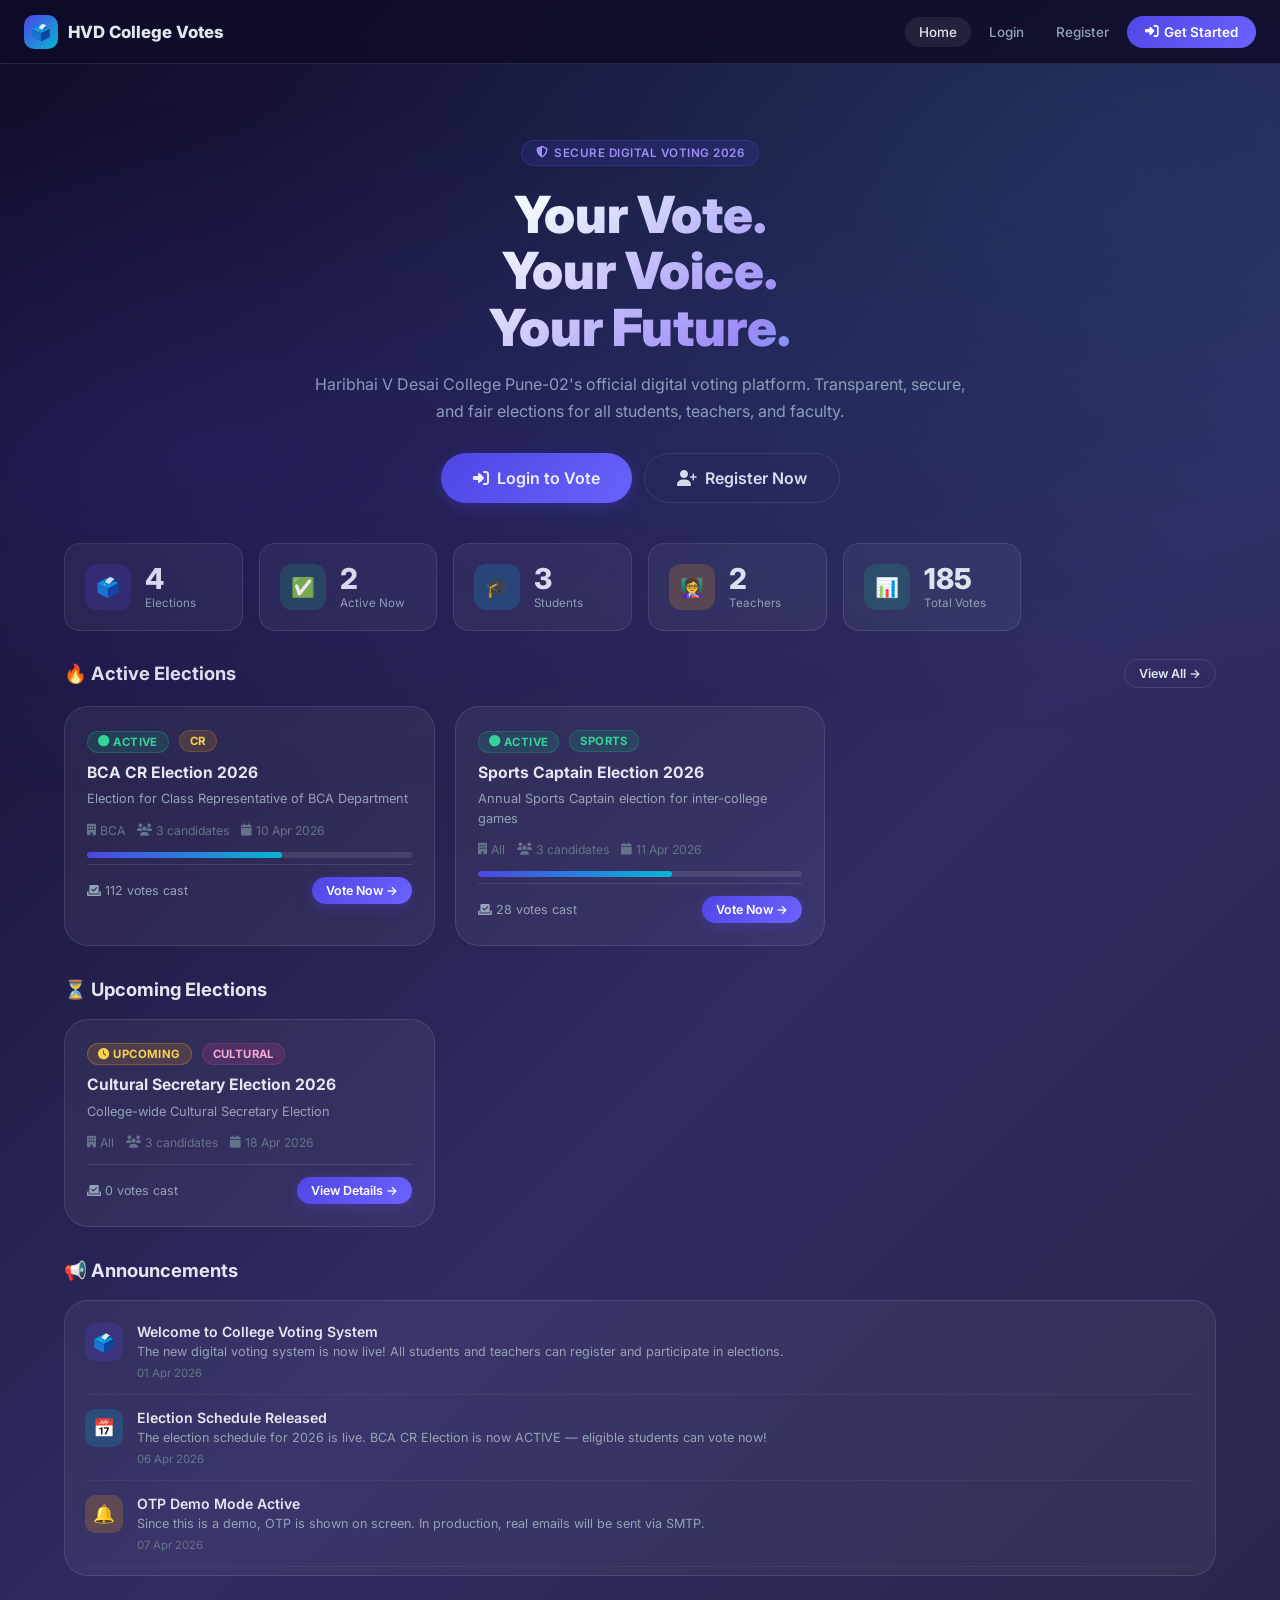
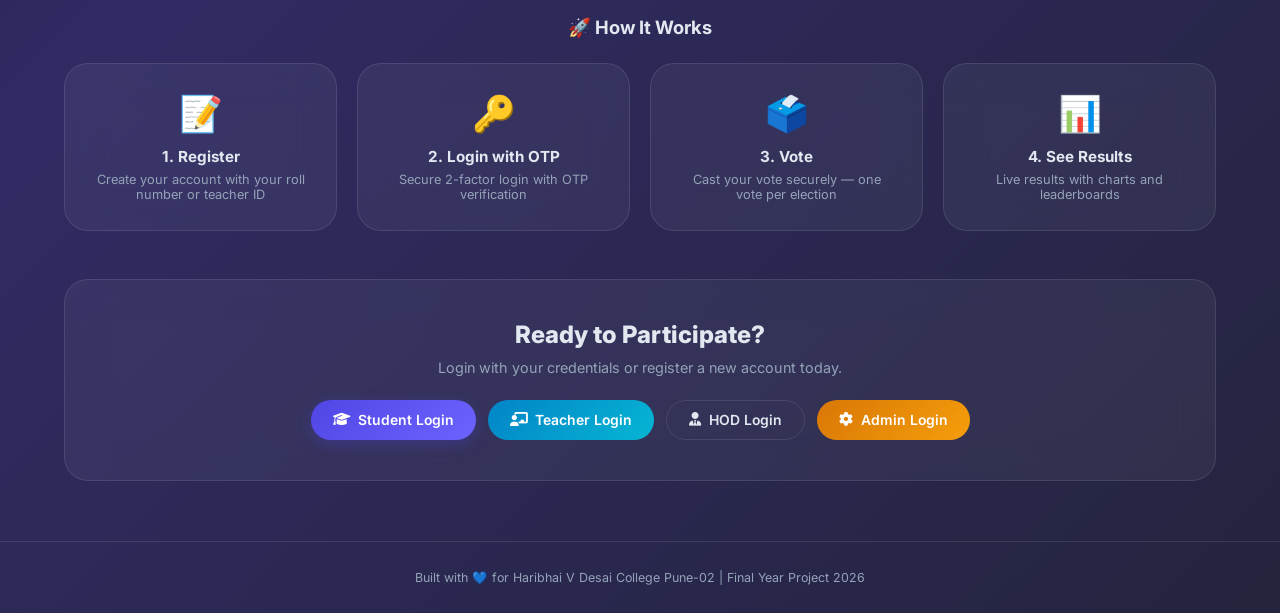
<file: demo/index.html>
﻿<!DOCTYPE html>
<html lang="en">
<head>
<meta charset="UTF-8"><meta name="viewport" content="width=device-width,initial-scale=1">
<title>College Voting System – Digital Democracy</title>
<link rel="stylesheet" href="style.css">
<link rel="stylesheet" href="https://cdnjs.cloudflare.com/ajax/libs/font-awesome/6.5.0/css/all.min.css">
</head>
<body>
<nav class="nav">
  <a class="nav-logo" href="index.html"><span class="ico">🗳️</span>HVD College Votes</a>
  <div class="nav-links">
    <a class="nav-link active" href="index.html">Home</a>
    <a class="nav-link" href="login.html">Login</a>
    <a class="nav-link" href="register.html">Register</a>
    <a class="nav-btn" href="login.html"><i class="fas fa-sign-in-alt"></i>Get Started</a>
  </div>
</nav>

<div class="page">
  <!-- HERO -->
  <div class="hero fade">
    <div class="hero-badge"><i class="fas fa-shield-alt"></i>Secure Digital Voting 2026</div>
    <h1>Your Vote.<br>Your Voice.<br>Your Future.</h1>
    <p>Haribhai V Desai College Pune-02's official digital voting platform. Transparent, secure, and fair elections for all students, teachers, and faculty.</p>
    <div class="hero-btns">
      <a href="login.html" class="btn btn-primary btn-lg"><i class="fas fa-sign-in-alt"></i>Login to Vote</a>
      <a href="register.html" class="btn btn-outline btn-lg"><i class="fas fa-user-plus"></i>Register Now</a>
    </div>
  </div>

  <!-- STATS -->
  <div class="stats-grid fade" id="statsGrid">
    <div class="stat"><span class="stat-ico ico-p">🗳️</span><div><div class="stat-val" id="sElections">4</div><div class="stat-lbl">Elections</div></div></div>
    <div class="stat"><span class="stat-ico ico-g">✅</span><div><div class="stat-val" id="sActive">2</div><div class="stat-lbl">Active Now</div></div></div>
    <div class="stat"><span class="stat-ico ico-c">🎓</span><div><div class="stat-val" id="sStudents">3</div><div class="stat-lbl">Students</div></div></div>
    <div class="stat"><span class="stat-ico ico-o">👩‍🏫</span><div><div class="stat-val" id="sTeachers">2</div><div class="stat-lbl">Teachers</div></div></div>
    <div class="stat"><span class="stat-ico ico-g">📊</span><div><div class="stat-val" id="sVotes">—</div><div class="stat-lbl">Total Votes</div></div></div>
  </div>

  <!-- ACTIVE ELECTIONS -->
  <div class="sec-hd fade">
    <div class="sec-title">🔥 Active Elections</div>
    <a href="login.html" class="btn btn-sm btn-outline">View All →</a>
  </div>
  <div class="elections-grid fade" id="activeElections"></div>

  <!-- UPCOMING -->
  <div class="sec-hd fade">
    <div class="sec-title">⏳ Upcoming Elections</div>
  </div>
  <div class="elections-grid fade" id="upcomingElections"></div>

  <!-- ANNOUNCEMENTS -->
  <div class="sec-hd fade" style="margin-top:16px">
    <div class="sec-title">📢 Announcements</div>
  </div>
  <div class="tc fade">
    <div id="announcements" style="padding:8px 20px"></div>
  </div>

  <!-- HOW IT WORKS -->
  <div style="margin-top:40px;text-align:center" class="fade">
    <div class="sec-title" style="margin-bottom:24px">🚀 How It Works</div>
    <div style="display:grid;grid-template-columns:repeat(auto-fit,minmax(200px,1fr));gap:20px">
      <div class="glass-card" style="padding:28px;text-align:center">
        <div style="font-size:2.2rem;margin-bottom:12px">📝</div>
        <h3 style="font-size:.95rem;font-weight:700;margin-bottom:6px">1. Register</h3>
        <p style="font-size:.8rem;color:var(--muted)">Create your account with your roll number or teacher ID</p>
      </div>
      <div class="glass-card" style="padding:28px;text-align:center">
        <div style="font-size:2.2rem;margin-bottom:12px">🔑</div>
        <h3 style="font-size:.95rem;font-weight:700;margin-bottom:6px">2. Login with OTP</h3>
        <p style="font-size:.8rem;color:var(--muted)">Secure 2-factor login with OTP verification</p>
      </div>
      <div class="glass-card" style="padding:28px;text-align:center">
        <div style="font-size:2.2rem;margin-bottom:12px">🗳️</div>
        <h3 style="font-size:.95rem;font-weight:700;margin-bottom:6px">3. Vote</h3>
        <p style="font-size:.8rem;color:var(--muted)">Cast your vote securely — one vote per election</p>
      </div>
      <div class="glass-card" style="padding:28px;text-align:center">
        <div style="font-size:2.2rem;margin-bottom:12px">📊</div>
        <h3 style="font-size:.95rem;font-weight:700;margin-bottom:6px">4. See Results</h3>
        <p style="font-size:.8rem;color:var(--muted)">Live results with charts and leaderboards</p>
      </div>
    </div>
  </div>

  <!-- CTA -->
  <div style="text-align:center;margin-top:48px;padding:40px 20px" class="glass-card fade">
    <h2 style="font-size:1.5rem;font-weight:800;margin-bottom:10px">Ready to Participate?</h2>
    <p style="color:var(--muted);margin-bottom:24px;font-size:.9rem">Login with your credentials or register a new account today.</p>
    <div style="display:flex;gap:12px;justify-content:center;flex-wrap:wrap">
      <a href="login.html?role=student" class="btn btn-primary"><i class="fas fa-graduation-cap"></i>Student Login</a>
      <a href="login.html?role=teacher" class="btn btn-info"><i class="fas fa-chalkboard-teacher"></i>Teacher Login</a>
      <a href="login.html?role=hod" class="btn btn-outline"><i class="fas fa-user-tie"></i>HOD Login</a>
      <a href="login.html?role=admin" class="btn btn-warning"><i class="fas fa-cog"></i>Admin Login</a>
    </div>
  </div>
</div>

<footer>Built with 💙 for Haribhai V Desai College Pune-02 | Final Year Project 2026</footer>

<script src="app.js"></script>
<script>
// Load live data
const elections = getElections();
const votes     = DB.getO('votes');

// Stats
let totalVotes = 0;
Object.values(votes).forEach(ev => totalVotes += Object.values(ev).reduce((a,b)=>a+b,0));
document.getElementById('sElections').textContent = elections.length;
document.getElementById('sActive').textContent    = elections.filter(e=>e.status==='active').length;
document.getElementById('sStudents').textContent  = DB.get('students').length;
document.getElementById('sTeachers').textContent  = DB.get('teachers').length;
document.getElementById('sVotes').textContent     = totalVotes;

// Election card builder
function elCard(e) {
  const total = getVoteCount(e.id);
  const statusColors = { active:'badge-active', upcoming:'badge-upcoming', completed:'badge-completed' };
  const typeColors   = { cr:'badge-cr',student:'badge-student',teacher:'badge-teacher',cultural:'badge-cultural',sports:'badge-active',hod:'badge-hod',general:'badge-teacher' };
  return `<div class="ec" onclick="window.location.href='login.html'">
    <span class="badge ${statusColors[e.status]||'badge-upcoming'}">
      <i class="fas fa-${e.status==='active'?'circle':'clock'}"></i>${e.status.toUpperCase()}
    </span>
    <span class="badge ${typeColors[e.type]||'badge-student'}" style="margin-left:6px">${e.type.toUpperCase()}</span>
    <div class="ec-title">${e.title}</div>
    <div class="ec-desc">${e.desc}</div>
    <div class="ec-meta">
      <span><i class="fas fa-building"></i>${e.dept}</span>
      <span><i class="fas fa-users"></i>${e.candidates.length} candidates</span>
      <span><i class="fas fa-calendar"></i>${fmtDate(e.end)}</span>
    </div>
    ${e.status==='active'?`<div class="prog"><div class="prog-fill" style="width:60%"></div></div>`:''}
    <div class="ec-footer">
      <span style="font-size:.78rem;color:var(--muted)"><i class="fas fa-vote-yea"></i> ${total} votes cast</span>
      <a href="login.html" class="btn btn-sm btn-primary">
        ${e.status==='active'?'Vote Now':'View Details'} →
      </a>
    </div>
  </div>`;
}

document.getElementById('activeElections').innerHTML   = elections.filter(e=>e.status==='active').map(elCard).join('') || '<p style="color:var(--muted)">No active elections right now.</p>';
document.getElementById('upcomingElections').innerHTML = elections.filter(e=>e.status==='upcoming').map(elCard).join('')|| '<p style="color:var(--muted)">No upcoming elections scheduled.</p>';

// Announcements
const anns = DB.get('announcements');
document.getElementById('announcements').innerHTML = anns.map(a=>`
  <div style="display:flex;gap:14px;padding:14px 0;border-bottom:1px solid rgba(255,255,255,.05)">
    <div style="width:38px;height:38px;border-radius:10px;background:${a.color};display:flex;align-items:center;justify-content:center;font-size:1.1rem;flex-shrink:0">${a.icon}</div>
    <div>
      <div style="font-size:.88rem;font-weight:600;margin-bottom:3px">${a.title}</div>
      <div style="font-size:.79rem;color:var(--muted);line-height:1.5">${a.body}</div>
      <div style="font-size:.71rem;color:var(--dim);margin-top:4px">${fmtDate(a.date)}</div>
    </div>
  </div>`).join('');
</script>
</body>
</html>
</file>
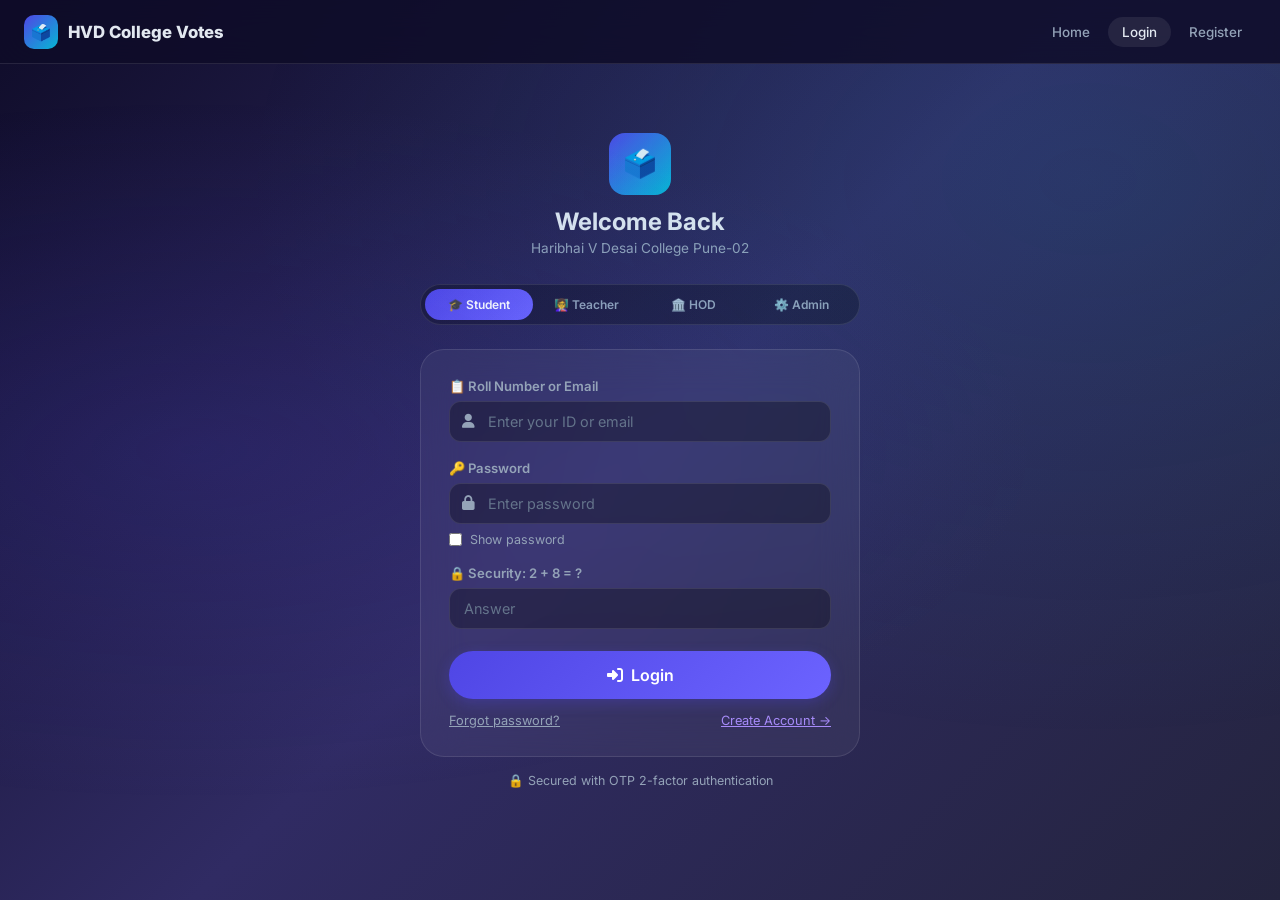
<file: demo/admin.html>
<!DOCTYPE html>
<html lang="en">
<head>
<meta charset="UTF-8"><meta name="viewport" content="width=device-width,initial-scale=1">
<title>Admin Dashboard – College Voting System</title>
<link rel="stylesheet" href="style.css">
<link rel="stylesheet" href="https://cdnjs.cloudflare.com/ajax/libs/font-awesome/6.5.0/css/all.min.css">
</head>
<body>
<nav class="nav">
  <a class="nav-logo" href="index.html"><span class="ico">⚙️</span>Admin Panel</a>
  <div class="nav-links">
    <div style="display:flex;align-items:center;gap:12px;margin-right:20px">
      <div id="uAvatar" style="width:36px;height:36px;border-radius:50%;background:linear-gradient(135deg,#f59e0b,#ef4444);display:flex;align-items:center;justify-content:center;font-weight:700"></div>
      <div>
        <div id="uName" style="font-weight:600;font-size:.9rem;line-height:1.2"></div>
        <div style="font-size:.75rem;color:var(--warning)">Super Admin</div>
      </div>
    </div>
    <button class="btn btn-sm btn-outline" onclick="logout()"><i class="fas fa-sign-out-alt"></i>Logout</button>
  </div>
</nav>

<div class="page" style="padding-top:100px">
  
  <div class="stats-grid fade" style="margin-bottom:30px">
    <div class="stat"><span class="stat-ico ico-c">👨‍🎓</span><div><div class="stat-val" id="sStudents">0</div><div class="stat-lbl">Students</div></div></div>
    <div class="stat"><span class="stat-ico ico-o">👩‍🏫</span><div><div class="stat-val" id="sTeachers">0</div><div class="stat-lbl">Teachers</div></div></div>
    <div class="stat"><span class="stat-ico ico-p">🗳️</span><div><div class="stat-val" id="sElec">0</div><div class="stat-lbl">Total Elections</div></div></div>
    <div class="stat"><span class="stat-ico ico-g">📊</span><div><div class="stat-val" id="sVotes">0</div><div class="stat-lbl">Votes Cast</div></div></div>
  </div>

  <div style="display:grid;grid-template-columns:1fr 1fr;gap:24px" class="fade" style="animation-delay:.1s">
    <!-- APPROVALS -->
    <div class="glass-card" style="padding:24px">
      <div style="display:flex;justify-content:space-between;align-items:center;margin-bottom:16px;border-bottom:1px solid rgba(255,255,255,.1);padding-bottom:12px">
        <h3 style="font-size:1.1rem;margin:0">Pending Approvals</h3>
        <span class="badge badge-warning" id="pendingCount">0</span>
      </div>
      <div id="pendingList" style="display:flex;flex-direction:column;gap:12px"></div>
    </div>

    <!-- ELECTIONS -->
    <div class="glass-card" style="padding:24px">
      <div style="display:flex;justify-content:space-between;align-items:center;margin-bottom:16px;border-bottom:1px solid rgba(255,255,255,.1);padding-bottom:12px">
        <h3 style="font-size:1.1rem;margin:0">Elections Hub</h3>
        <button class="btn btn-sm btn-primary" onclick="alert('Demo: Create Election modal would open here.')"><i class="fas fa-plus"></i> New</button>
      </div>
      <div id="elecAdminList" style="display:flex;flex-direction:column;gap:12px"></div>
    </div>
  </div>

</div>

<script src="app.js"></script>
<script>
const user = requireLogin('admin');
if(user){
  document.getElementById('uName').textContent = user.name;
  document.getElementById('uAvatar').textContent = initials(user.name);
}

function loadDashboard() {
  const students = DB.get('students');
  const teachers = DB.get('teachers');
  const elections = DB.get('elections');
  const votes = DB.getO('votes');

  let totalVotes = 0;
  Object.values(votes).forEach(ev => totalVotes += Object.values(ev).reduce((a,b)=>a+b,0));

  document.getElementById('sStudents').textContent = students.length;
  document.getElementById('sTeachers').textContent = teachers.length;
  document.getElementById('sElec').textContent = elections.length;
  document.getElementById('sVotes').textContent = totalVotes;

  // Pending Approvals
  const pendingS = students.filter(s=>!s.approved).map(s=>({...s, type:'student'}));
  const pendingT = teachers.filter(t=>!t.approved).map(t=>({...t, type:'teacher'}));
  const pending = [...pendingS, ...pendingT];

  document.getElementById('pendingCount').textContent = pending.length;
  const pList = document.getElementById('pendingList');
  if(!pending.length){
    pList.innerHTML = `<p style="color:var(--muted);text-align:center;padding:20px 0">No pending accounts. All caught up!</p>`;
  } else {
    pList.innerHTML = pending.map(p => `
      <div style="display:flex;justify-content:space-between;align-items:center;padding:12px;background:rgba(0,0,0,.2);border-radius:8px">
        <div>
          <div style="font-weight:600;font-size:.9rem">${p.name} <span class="badge ${p.type==='student'?'badge-student':'badge-teacher'}">${p.type}</span></div>
          <div style="font-size:.75rem;color:var(--muted)">${p.email} | ${p.rollNo||p.teacherId}</div>
        </div>
        <div>
          <button class="btn btn-sm btn-success" onclick="approveUser('${p.type}',${p.id})"><i class="fas fa-check"></i></button>
          <button class="btn btn-sm btn-danger" onclick="alert('Demo: Delete/Reject logic')"><i class="fas fa-times"></i></button>
        </div>
      </div>
    `).join('');
  }

  // Elections List
  const eList = document.getElementById('elecAdminList');
  eList.innerHTML = elections.map(e => `
    <div style="display:flex;justify-content:space-between;align-items:center;padding:12px;background:rgba(0,0,0,.2);border-radius:8px;border-left:4px solid ${e.status==='active'?'#10b981':e.status==='upcoming'?'#f59e0b':'#6366f1'}">
      <div>
        <div style="font-weight:600;font-size:.9rem">${e.title}</div>
        <div style="font-size:.75rem;color:var(--muted);margin-top:2px">${e.type.toUpperCase()} | ${e.candidates.length} candidates</div>
      </div>
      <div>
        <span class="badge ${e.status==='active'?'badge-active':e.status==='completed'?'badge-completed':'badge-upcoming'}">${e.status.toUpperCase()}</span>
      </div>
    </div>
  `).join('');
}

function approveUser(type, id) {
  const arr = DB.get(type+'s');
  const user = arr.find(u=>u.id===id);
  if(user) {
    user.approved = true;
    DB.set(type+'s', arr);
    toast('✅ User approved logic complete.','s');
    loadDashboard();
  }
}

loadDashboard();
</script>
</body>
</html>
</file>
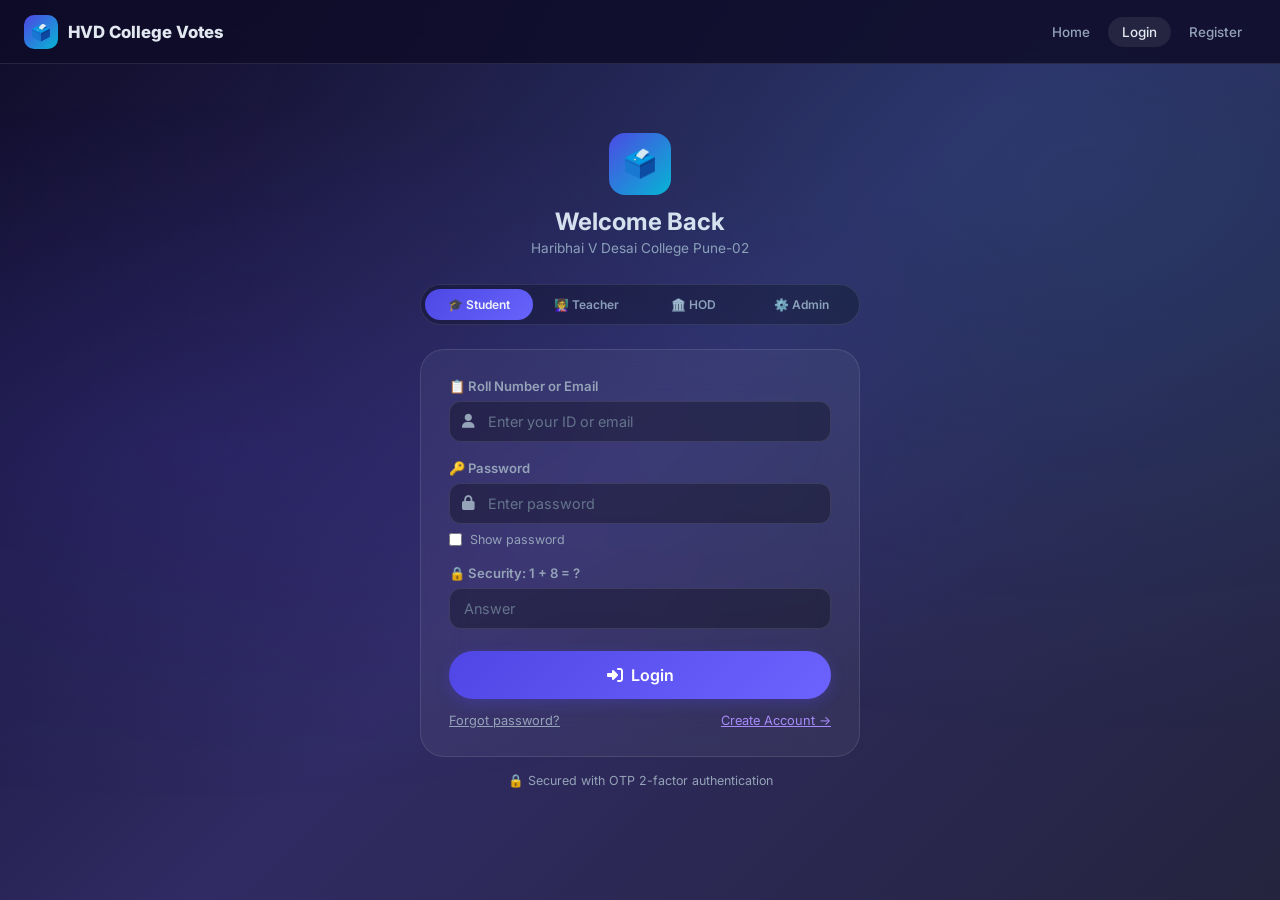
<file: demo/hod.html>
﻿<!DOCTYPE html>
<html lang="en">
<head>
<meta charset="UTF-8"><meta name="viewport" content="width=device-width,initial-scale=1">
<title>HOD Dashboard – College Voting System</title>
<link rel="stylesheet" href="style.css">
<link rel="stylesheet" href="https://cdnjs.cloudflare.com/ajax/libs/font-awesome/6.5.0/css/all.min.css">
</head>
<body>
<nav class="nav">
  <a class="nav-logo" href="index.html"><span class="ico">🏛️</span>HVD College Votes</a>
  <div class="nav-links">
    <div style="display:flex;align-items:center;gap:12px;margin-right:20px">
      <div id="uAvatar" style="width:36px;height:36px;border-radius:50%;background:linear-gradient(135deg,#db2777,#6366f1);display:flex;align-items:center;justify-content:center;font-weight:700"></div>
      <div>
        <div id="uName" style="font-weight:600;font-size:.9rem;line-height:1.2"></div>
        <div id="uDept" style="font-size:.75rem;color:var(--muted)"></div>
      </div>
    </div>
    <button class="btn btn-sm btn-outline" onclick="logout()"><i class="fas fa-sign-out-alt"></i>Logout</button>
  </div>
</nav>

<div class="page" style="padding-top:100px">
  
  <div class="sec-hd">
    <div class="sec-title">📊 Departmental Election Reports</div>
  </div>

  <div id="hodContent" style="display:grid;grid-template-columns:1fr;gap:20px"></div>

</div>

<script src="app.js"></script>
<script>
const user = requireLogin('hod');
if(user){
  document.getElementById('uName').textContent = user.name;
  document.getElementById('uAvatar').textContent = initials(user.name);
  document.getElementById('uDept').textContent = 'HOD - ' + user.dept;
}

function loadDashboard() {
  const allE = getElections();
  
  // HOD sees elections for their dept, plus global
  const myElections = allE.filter(e => !e.deptId || e.deptId===user.deptId);

  const hc = document.getElementById('hodContent');
  if(!myElections.length) {
    hc.innerHTML = `<div class="glass-card" style="padding:40px;text-align:center;color:var(--muted)">No elections found for your department.</div>`;
    return;
  }

  hc.innerHTML = myElections.map(e => {
    const res = getResults(e.id);
    const total = getVoteCount(e.id);
    const winner = res.length ? res[0] : null;
    return `
    <div class="glass-card" style="padding:24px">
      <div style="display:flex;justify-content:space-between;align-items:flex-start;margin-bottom:16px;border-bottom:1px solid rgba(255,255,255,.1);padding-bottom:12px">
        <div>
          <h3 style="font-size:1.2rem;margin:0 0 4px">${e.title}</h3>
          <div style="font-size:.8rem;color:var(--muted)">${e.type.toUpperCase()} | ${e.status.toUpperCase()} | ${total} Votes Total</div>
        </div>
        <span class="badge ${e.status==='active'?'badge-active':e.status==='completed'?'badge-completed':'badge-upcoming'}">${e.status.toUpperCase()}</span>
      </div>

      ${e.status==='completed' && winner ? `
        <div style="background:rgba(16,185,129,.1);border:1px solid rgba(16,185,129,.3);padding:12px;border-radius:8px;margin-bottom:16px;display:flex;align-items:center;gap:12px">
          <div style="font-size:2rem">🏆</div>
          <div><div style="font-size:.75rem;color:var(--success);text-transform:uppercase;letter-spacing:1px;font-weight:700">Winner</div><div style="font-weight:bold;font-size:1.1rem">${winner.name}</div></div>
        </div>
      ` : ''}

      <div style="display:grid;gap:12px">
        ${e.candidates.map(c => {
          const v = DB.getO('votes')[e.id]?.[c.id] || 0;
          const pct = total>0 ? Math.round((v/total)*100) : 0;
          return `
          <div>
            <div style="display:flex;justify-content:space-between;font-size:.85rem;margin-bottom:4px">
              <span>${c.name} <span style="color:var(--muted);font-size:.75rem">(${c.dept})</span></span>
              <span>${pct}% (${v} votes)</span>
            </div>
            <div class="prog"><div class="prog-fill" style="width:${pct}%;background:${e.status==='completed' && winner && c.id===winner.id?'var(--success)':'var(--info)'}"></div></div>
          </div>
          `;
        }).join('')}
      </div>
    </div>`;
  }).join('');
}

loadDashboard();
</script>
</body>
</html>
</file>
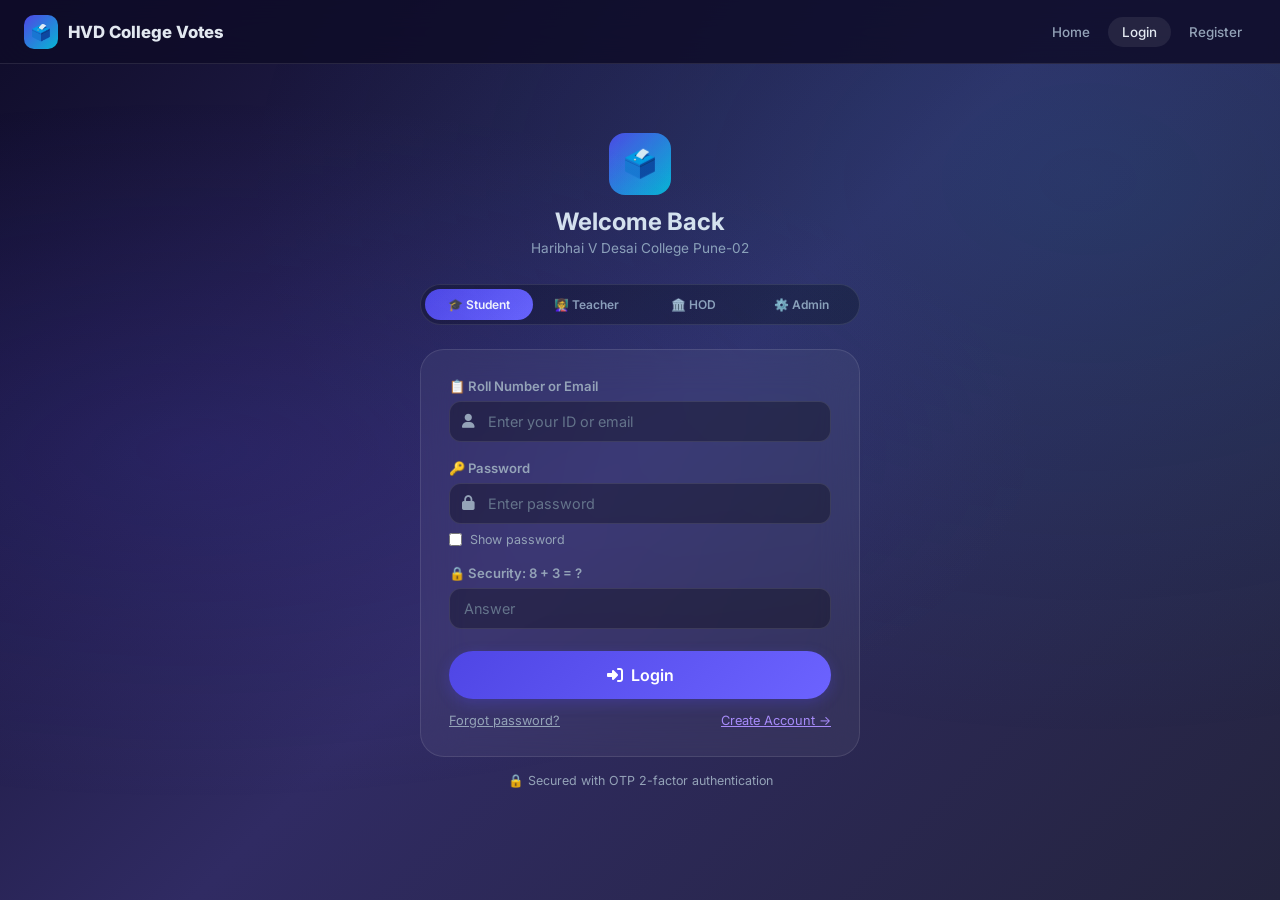
<file: demo/login.html>
﻿<!DOCTYPE html>
<html lang="en">
<head>
<meta charset="UTF-8"><meta name="viewport" content="width=device-width,initial-scale=1">
<title>Login – College Voting System</title>
<link rel="stylesheet" href="style.css">
<link rel="stylesheet" href="https://cdnjs.cloudflare.com/ajax/libs/font-awesome/6.5.0/css/all.min.css">
</head>
<body>
<nav class="nav">
  <a class="nav-logo" href="index.html"><span class="ico">🗳️</span>HVD College Votes</a>
  <div class="nav-links">
    <a class="nav-link" href="index.html">Home</a>
    <a class="nav-link active" href="login.html">Login</a>
    <a class="nav-link" href="register.html">Register</a>
  </div>
</nav>

<div class="page-sm" style="display:flex;align-items:center;min-height:100vh;padding-top:80px">
  <div style="width:100%" class="fade">

    <!-- Logo -->
    <div style="text-align:center;margin-bottom:28px">
      <div style="width:62px;height:62px;border-radius:16px;background:linear-gradient(135deg,#4f46e5,#06b6d4);display:flex;align-items:center;justify-content:center;font-size:1.7rem;margin:0 auto 12px">🗳️</div>
      <h2 id="pageTitle" style="font-size:1.5rem;margin-bottom:4px">Welcome Back</h2>
      <p style="color:var(--muted);font-size:.85rem">Haribhai V Desai College Pune-02</p>
    </div>

    <!-- Role Tabs -->
    <div class="role-tabs" id="roleTabs">
      <button class="role-tab" data-role="student"  onclick="setRole('student')">🎓 Student</button>
      <button class="role-tab" data-role="teacher"  onclick="setRole('teacher')">👩‍🏫 Teacher</button>
      <button class="role-tab" data-role="hod"      onclick="setRole('hod')">🏛️ HOD</button>
      <button class="role-tab" data-role="admin"    onclick="setRole('admin')">⚙️ Admin</button>
    </div>

    <!-- Card -->
    <div class="glass-card" style="padding:28px">
      <div id="msgBox"></div>

      <!-- DEMO OTP Banner -->
      <div id="otpBanner" class="alert alert-demo" style="display:none">
        <strong>🔔 DEMO MODE – Your OTP</strong>
        <span id="otpDisplay" style="font-size:2.2rem;font-weight:900;letter-spacing:6px;color:#f59e0b;margin:8px 0;display:block"></span>
        <small style="color:var(--muted)">In production this is sent via email. Valid for 10 minutes.</small>
      </div>

      <!-- LOGIN FORM -->
      <form id="loginForm" onsubmit="doLogin(event)">
        <div class="form-group">
          <label class="form-label" id="identLabel">📋 Roll Number or Email</label>
          <div class="fi">
            <i class="icon fas fa-user"></i>
            <input type="text" id="identifier" class="form-control" required placeholder="Enter your ID or email">
          </div>
        </div>
        <div class="form-group">
          <label class="form-label">🔑 Password</label>
          <div class="fi">
            <i class="icon fas fa-lock"></i>
            <input type="password" id="password" class="form-control" required placeholder="Enter password">
          </div>
          <div style="display:flex;gap:8px;align-items:center;margin-top:8px">
            <input type="checkbox" id="showPwd" onchange="document.getElementById('password').type=this.checked?'text':'password'">
            <label for="showPwd" style="font-size:.78rem;color:var(--muted);cursor:pointer">Show password</label>
          </div>
        </div>
        <div class="form-group">
          <label class="form-label" id="captchaLabel">🔒 Security: </label>
          <input type="number" id="captchaAns" class="form-control" required placeholder="Answer" min="0" max="20">
        </div>
        <button type="submit" class="btn btn-primary btn-full btn-lg" style="margin-top:4px">
          <i class="fas fa-sign-in-alt"></i> Login
        </button>
        <div style="display:flex;justify-content:space-between;margin-top:14px;font-size:.8rem">
          <a href="forgot.html" style="color:var(--muted)">Forgot password?</a>
          <a href="register.html" id="regLink" style="color:#a78bfa">Create Account →</a>
        </div>
      </form>

      <!-- OTP FORM -->
      <form id="otpForm" style="display:none" onsubmit="doOtp(event)">
        <p style="text-align:center;color:var(--muted);font-size:.88rem;margin-bottom:16px">Enter the 6-digit OTP shown above</p>
        <div class="otp-inputs" id="otpBoxes">
          <input type="text" class="otp-inp" maxlength="1" inputmode="numeric">
          <input type="text" class="otp-inp" maxlength="1" inputmode="numeric">
          <input type="text" class="otp-inp" maxlength="1" inputmode="numeric">
          <input type="text" class="otp-inp" maxlength="1" inputmode="numeric">
          <input type="text" class="otp-inp" maxlength="1" inputmode="numeric">
          <input type="text" class="otp-inp" maxlength="1" inputmode="numeric">
        </div>
        <div class="otp-timer">Expires in <span id="otpCountdown">10:00</span></div>
        <input type="hidden" id="otpHidden">
        <button type="submit" class="btn btn-primary btn-full btn-lg" style="margin-top:16px">
          <i class="fas fa-check-circle"></i> Verify OTP
        </button>
        <div style="text-align:center;margin-top:12px">
          <a href="login.html" style="font-size:.8rem;color:var(--muted)">← Back to Login</a>
        </div>
      </form>
    </div>

    <p style="text-align:center;margin-top:16px;font-size:.78rem;color:var(--muted)">
      🔒 Secured with OTP 2-factor authentication
    </p>
  </div>
</div>

<script src="app.js"></script>
<script>
let currentRole = 'student';
let pendingUser = null;
let captchaAnswer = 0;

// Set default role from URL
const urlRole = new URLSearchParams(location.search).get('role');
setRole(urlRole || 'student');

function setRole(role) {
  currentRole = role;
  document.querySelectorAll('.role-tab').forEach(t => t.classList.toggle('active', t.dataset.role===role));
  const labels = { student:'📋 Roll Number or Email', teacher:'🪪 Teacher ID or Email', hod:'🪪 HOD ID or Email', admin:'📧 Admin Email' };
  document.getElementById('identLabel').textContent = labels[role];
  document.getElementById('regLink').style.display = role==='admin'?'none':'';
  genCaptcha();
}

function genCaptcha() {
  const a = Math.floor(Math.random()*9)+1, b = Math.floor(Math.random()*9)+1;
  captchaAnswer = a+b;
  document.getElementById('captchaLabel').textContent = `🔒 Security: ${a} + ${b} = ?`;
  document.getElementById('captchaAns').value = '';
}

function showMsg(msg, type='danger') {
  document.getElementById('msgBox').innerHTML = `<div class="alert alert-${type}"><i class="fas fa-${type==='danger'?'times':'check'}-circle"></i>${msg}</div>`;
}

function doLogin(e) {
  e.preventDefault();
  if (parseInt(document.getElementById('captchaAns').value) !== captchaAnswer) {
    showMsg('❌ Wrong CAPTCHA answer!'); genCaptcha(); return;
  }
  const identifier = document.getElementById('identifier').value.trim();
  const password   = document.getElementById('password').value;
  const result = login(currentRole, identifier, password);
  if (result.error) { showMsg('❌ '+result.error); genCaptcha(); return; }
  // Show OTP step
  pendingUser = result.user;
  const otp = genOTP();
  document.getElementById('otpDisplay').textContent = otp;
  document.getElementById('otpBanner').style.display = 'flex';
  document.getElementById('loginForm').style.display = 'none';
  document.getElementById('otpForm').style.display   = 'block';
  document.getElementById('roleTabs').style.display  = 'none';
  document.getElementById('pageTitle').textContent   = 'Verify OTP';
  document.getElementById('msgBox').innerHTML        = '';
  setupOtpBoxes('otpBoxes','otpHidden');
  startOtpTimer('otpCountdown', 600);
}

function doOtp(e) {
  e.preventDefault();
  const code = [...document.querySelectorAll('#otpBoxes .otp-inp')].map(b=>b.value).join('');
  if (code.length < 6) { showMsg('❌ Enter all 6 digits.'); return; }
  if (!verifyOTP(code)) { showMsg('❌ Invalid or expired OTP.'); return; }
  setSession(pendingUser);
  toast('✅ Login successful! Redirecting…');
  const dashMap = { admin:'admin.html', student:'student.html', teacher:'teacher.html', hod:'hod.html' };
  setTimeout(()=>{ window.location.href = dashMap[pendingUser.role]||'index.html'; }, 800);
}

genCaptcha();
</script>
</body>
</html>
</file>
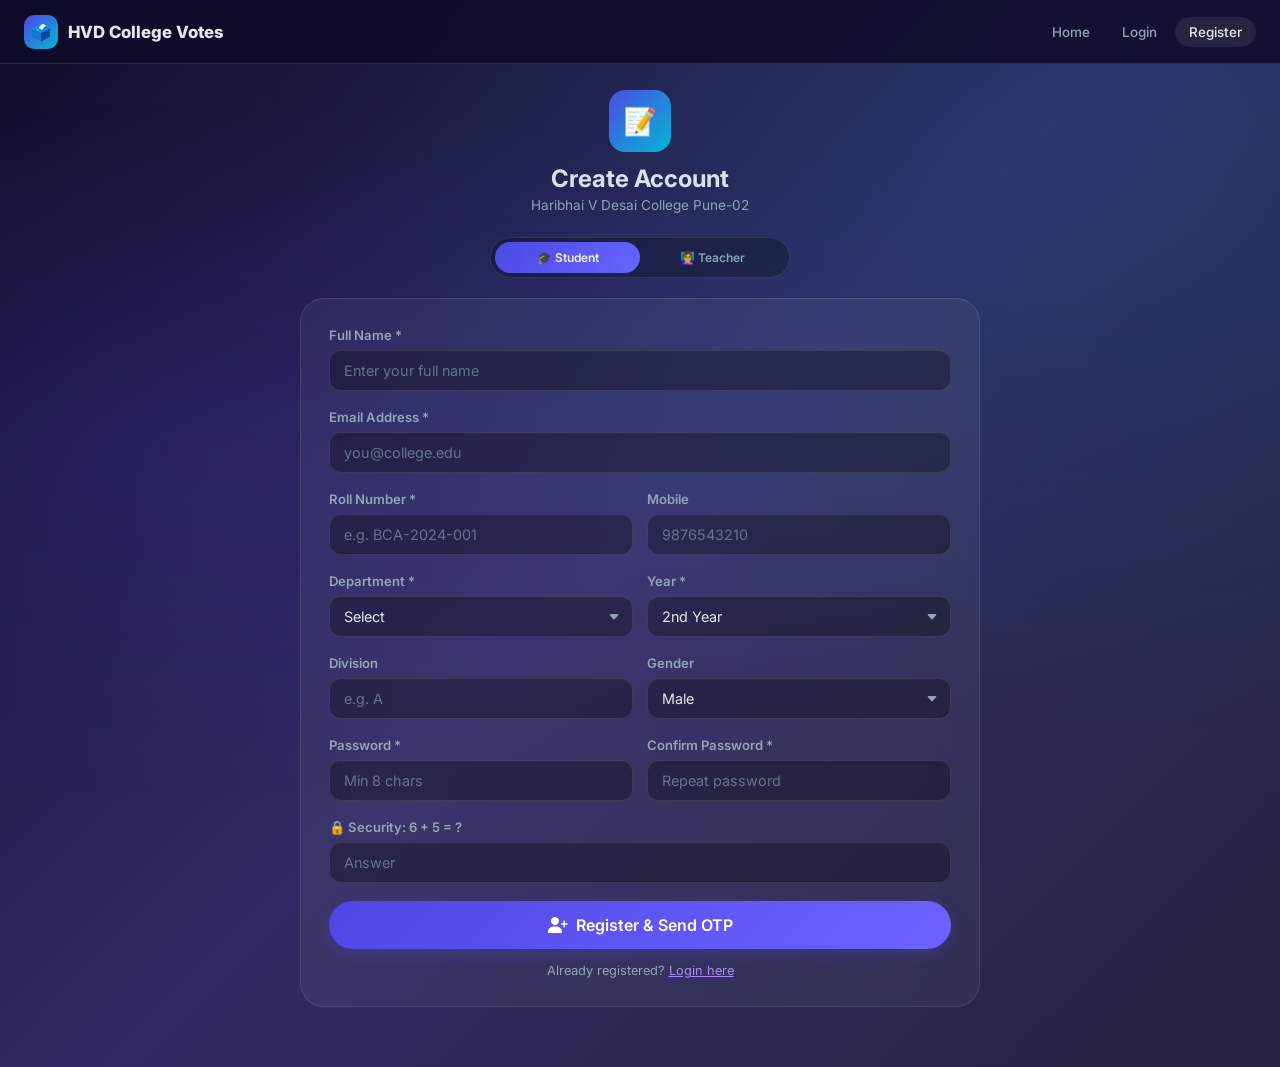
<file: demo/register.html>
﻿<!DOCTYPE html>
<html lang="en">
<head>
<meta charset="UTF-8"><meta name="viewport" content="width=device-width,initial-scale=1">
<title>Register – College Voting System</title>
<link rel="stylesheet" href="style.css">
<link rel="stylesheet" href="https://cdnjs.cloudflare.com/ajax/libs/font-awesome/6.5.0/css/all.min.css">
</head>
<body>
<nav class="nav">
  <a class="nav-logo" href="index.html"><span class="ico">🗳️</span>HVD College Votes</a>
  <div class="nav-links">
    <a class="nav-link" href="index.html">Home</a>
    <a class="nav-link" href="login.html">Login</a>
    <a class="nav-link active" href="register.html">Register</a>
  </div>
</nav>

<div class="page-md" style="padding-top:90px">
  <div class="fade">
    <div style="text-align:center;margin-bottom:24px">
      <div style="width:62px;height:62px;border-radius:16px;background:linear-gradient(135deg,#4f46e5,#06b6d4);display:flex;align-items:center;justify-content:center;font-size:1.7rem;margin:0 auto 12px">📝</div>
      <h2 id="pageTitle" style="font-size:1.5rem;margin-bottom:4px">Create Account</h2>
      <p style="color:var(--muted);font-size:.85rem">Haribhai V Desai College Pune-02</p>
    </div>

    <!-- Role Toggle -->
    <div class="role-tabs" id="roleTabs" style="max-width:300px;margin:0 auto 20px">
      <button class="role-tab active" data-role="student" onclick="setRole('student')">🎓 Student</button>
      <button class="role-tab" data-role="teacher" onclick="setRole('teacher')">👩‍🏫 Teacher</button>
    </div>

    <div class="glass-card" style="padding:28px">
      <div id="msgBox"></div>

      <!-- OTP Banner -->
      <div id="otpBanner" class="alert alert-demo" style="display:none">
        <strong>🔔 DEMO MODE – OTP for Email Verification</strong>
        <span id="otpDisplay" style="font-size:2.2rem;font-weight:900;letter-spacing:6px;color:#f59e0b;margin:8px 0;display:block"></span>
        <small style="color:var(--muted)">In production this is sent via email. Valid for 10 minutes.</small>
      </div>

      <!-- REGISTRATION FORM -->
      <form id="regForm" enctype="multipart/form-data" onsubmit="doRegister(event)">
        <!-- Common -->
        <div class="form-group">
          <label class="form-label">Full Name *</label>
          <input type="text" name="name" id="regName" class="form-control" required placeholder="Enter your full name">
        </div>
        <div class="form-group">
          <label class="form-label">Email Address *</label>
          <input type="email" name="email" id="regEmail" class="form-control" required placeholder="you@college.edu">
        </div>

        <!-- Student Fields -->
        <div id="studentFields">
          <div style="display:grid;grid-template-columns:1fr 1fr;gap:14px">
            <div class="form-group">
              <label class="form-label">Roll Number *</label>
              <input type="text" name="rollNo" id="rollNo" class="form-control" placeholder="e.g. BCA-2024-001">
            </div>
            <div class="form-group">
              <label class="form-label">Mobile</label>
              <input type="tel" name="mobile" class="form-control" placeholder="9876543210">
            </div>
          </div>
          <div style="display:grid;grid-template-columns:1fr 1fr;gap:14px">
            <div class="form-group">
              <label class="form-label">Department *</label>
              <select name="deptId" id="deptStudent" class="form-control">
                <option value="">Select</option>
              </select>
            </div>
            <div class="form-group">
              <label class="form-label">Year *</label>
              <select name="year" class="form-control">
                <option value="1">1st Year</option>
                <option value="2" selected>2nd Year</option>
                <option value="3">3rd Year</option>
                <option value="4">4th Year</option>
              </select>
            </div>
          </div>
          <div style="display:grid;grid-template-columns:1fr 1fr;gap:14px">
            <div class="form-group">
              <label class="form-label">Division</label>
              <input type="text" name="div" class="form-control" placeholder="e.g. A">
            </div>
            <div class="form-group">
              <label class="form-label">Gender</label>
              <select name="gender" class="form-control">
                <option>Male</option><option>Female</option><option>Other</option>
              </select>
            </div>
          </div>
        </div>

        <!-- Teacher Fields -->
        <div id="teacherFields" style="display:none">
          <div style="display:grid;grid-template-columns:1fr 1fr;gap:14px">
            <div class="form-group">
              <label class="form-label">Teacher ID *</label>
              <input type="text" name="teacherId" id="teacherId" class="form-control" placeholder="e.g. TCH-CS-001">
            </div>
            <div class="form-group">
              <label class="form-label">Designation</label>
              <input type="text" name="desig" class="form-control" placeholder="e.g. Asst. Professor">
            </div>
          </div>
          <div class="form-group">
            <label class="form-label">Department *</label>
            <select name="deptIdT" id="deptTeacher" class="form-control">
              <option value="">Select</option>
            </select>
          </div>
        </div>

        <!-- Password -->
        <div style="display:grid;grid-template-columns:1fr 1fr;gap:14px">
          <div class="form-group">
            <label class="form-label">Password *</label>
            <input type="password" id="regPwd" class="form-control" required placeholder="Min 8 chars" minlength="8">
          </div>
          <div class="form-group">
            <label class="form-label">Confirm Password *</label>
            <input type="password" id="regPwd2" class="form-control" required placeholder="Repeat password">
          </div>
        </div>

        <!-- Captcha -->
        <div class="form-group">
          <label class="form-label" id="capLabel">🔒 Security: </label>
          <input type="number" id="capAns" class="form-control" required placeholder="Answer" min="0" max="20">
        </div>

        <button type="submit" class="btn btn-primary btn-full btn-lg">
          <i class="fas fa-user-plus"></i> Register & Send OTP
        </button>
        <p style="text-align:center;margin-top:14px;font-size:.8rem;color:var(--muted)">
          Already registered? <a href="login.html" style="color:#a78bfa">Login here</a>
        </p>
      </form>

      <!-- OTP Form -->
      <form id="otpForm" style="display:none" onsubmit="doVerifyOtp(event)">
        <p style="text-align:center;color:var(--muted);font-size:.88rem;margin-bottom:14px">Enter the 6-digit OTP shown above</p>
        <div class="otp-inputs" id="otpBoxes">
          <input type="text" class="otp-inp" maxlength="1" inputmode="numeric">
          <input type="text" class="otp-inp" maxlength="1" inputmode="numeric">
          <input type="text" class="otp-inp" maxlength="1" inputmode="numeric">
          <input type="text" class="otp-inp" maxlength="1" inputmode="numeric">
          <input type="text" class="otp-inp" maxlength="1" inputmode="numeric">
          <input type="text" class="otp-inp" maxlength="1" inputmode="numeric">
        </div>
        <div class="otp-timer">Expires in <span id="otpCountdown">10:00</span></div>
        <button type="submit" class="btn btn-primary btn-full btn-lg" style="margin-top:14px">
          <i class="fas fa-check-circle"></i> Verify & Complete Registration
        </button>
      </form>
    </div>
  </div>
</div>

<script src="app.js"></script>
<script>
let currentRole = 'student';
let captchaAns = 0;
let pendingRegData = null;

// Fill departments
const depts = DB.get('departments');
['deptStudent','deptTeacher'].forEach(id => {
  const sel = document.getElementById(id);
  depts.forEach(d => sel.innerHTML += `<option value="${d.id}">${d.name}</option>`);
});

function setRole(role) {
  currentRole = role;
  document.querySelectorAll('.role-tab').forEach(t=>t.classList.toggle('active',t.dataset.role===role));
  document.getElementById('studentFields').style.display = role==='student'?'':'none';
  document.getElementById('teacherFields').style.display = role==='teacher'?'':'none';
  // Required
  document.getElementById('rollNo').required    = role==='student';
  document.getElementById('teacherId').required = role==='teacher';
  genCap();
}

function genCap() {
  const a=Math.floor(Math.random()*9)+1, b=Math.floor(Math.random()*9)+1;
  captchaAns = a+b;
  document.getElementById('capLabel').textContent=`🔒 Security: ${a} + ${b} = ?`;
  document.getElementById('capAns').value='';
}

function showMsg(msg,type='danger') {
  document.getElementById('msgBox').innerHTML=`<div class="alert alert-${type}"><i class="fas fa-${type==='danger'?'times':'check'}-circle"></i>${msg}</div>`;
}

function doRegister(e) {
  e.preventDefault();
  if (parseInt(document.getElementById('capAns').value)!==captchaAns){showMsg('❌ Wrong CAPTCHA!');genCap();return;}
  const pwd=document.getElementById('regPwd').value, pwd2=document.getElementById('regPwd2').value;
  if (pwd.length<8){showMsg('❌ Password must be at least 8 characters.');return;}
  if (pwd!==pwd2){showMsg('❌ Passwords do not match.');return;}

  let data={};
  if (currentRole==='student') {
    const deptSel = document.getElementById('deptStudent');
    data = {
      name:document.getElementById('regName').value.trim(),
      email:document.getElementById('regEmail').value.trim().toLowerCase(),
      rollNo:document.getElementById('rollNo').value.trim(),
      password:pwd,
      dept: deptSel.options[deptSel.selectedIndex]?.text || '',
      deptId: parseInt(deptSel.value)||0
    };
    if(!data.rollNo){showMsg('❌ Roll Number required.');return;}
  } else {
    const deptSel = document.getElementById('deptTeacher');
    data = {
      name:document.getElementById('regName').value.trim(),
      email:document.getElementById('regEmail').value.trim().toLowerCase(),
      teacherId:document.getElementById('teacherId').value.trim(),
      password:pwd,
      dept: deptSel.options[deptSel.selectedIndex]?.text || '',
      deptId: parseInt(deptSel.value)||0
    };
    if(!data.teacherId){showMsg('❌ Teacher ID required.');return;}
  }

  const result = register(currentRole, data);
  if (result.error){showMsg('❌ '+result.error);return;}

  pendingRegData = data;
  const otp = genOTP();
  document.getElementById('otpDisplay').textContent = otp;
  document.getElementById('otpBanner').style.display='flex';
  document.getElementById('regForm').style.display='none';
  document.getElementById('otpForm').style.display='block';
  document.getElementById('roleTabs').style.display='none';
  document.getElementById('pageTitle').textContent='Verify Email';
  document.getElementById('msgBox').innerHTML='';
  setupOtpBoxes('otpBoxes',null);
  startOtpTimer('otpCountdown',600);
}

function doVerifyOtp(e) {
  e.preventDefault();
  const code=[...document.querySelectorAll('#otpBoxes .otp-inp')].map(b=>b.value).join('');
  if (code.length<6){showMsg('❌ Enter all 6 digits.');return;}
  if (!verifyOTP(code)){showMsg('❌ Invalid or expired OTP.');return;}
  toast('✅ Registration complete! Waiting for admin approval.','s');
  setTimeout(()=>{window.location.href=`login.html?role=${currentRole}`;},1200);
}

genCap();
</script>
</body>
</html>
</file>
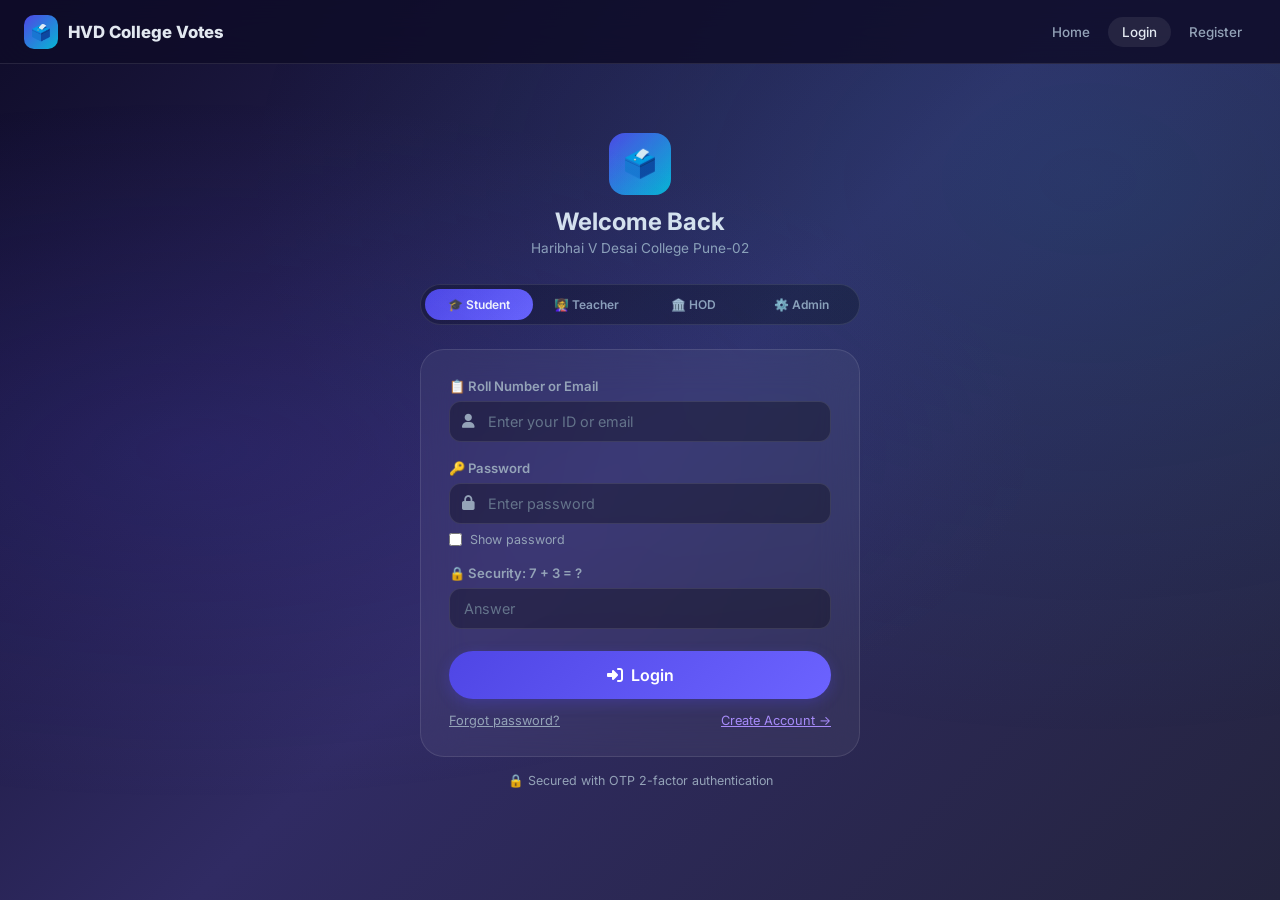
<file: demo/student.html>
﻿<!DOCTYPE html>
<html lang="en">
<head>
<meta charset="UTF-8"><meta name="viewport" content="width=device-width,initial-scale=1">
<title>Student Dashboard – College Voting System</title>
<link rel="stylesheet" href="style.css">
<link rel="stylesheet" href="https://cdnjs.cloudflare.com/ajax/libs/font-awesome/6.5.0/css/all.min.css">
</head>
<body>
<nav class="nav">
  <a class="nav-logo" href="index.html"><span class="ico">🗳️</span>HVD College Votes</a>
  <div class="nav-links">
    <div style="display:flex;align-items:center;gap:12px;margin-right:20px">
      <div id="uAvatar" style="width:36px;height:36px;border-radius:50%;background:linear-gradient(135deg,#a855f7,#3b82f6);display:flex;align-items:center;justify-content:center;font-weight:700"></div>
      <div>
        <div id="uName" style="font-weight:600;font-size:.9rem;line-height:1.2"></div>
        <div id="uRoll" style="font-size:.75rem;color:var(--muted)"></div>
      </div>
    </div>
    <button class="btn btn-sm btn-outline" onclick="logout()"><i class="fas fa-sign-out-alt"></i>Logout</button>
  </div>
</nav>

<div class="page" style="display:grid;grid-template-columns:300px 1fr;gap:24px">
  
  <!-- SIDEBAR -->
  <div class="glass-card fade" style="height:fit-content;padding:24px">
    <h3 style="font-size:1.1rem;margin-bottom:16px;border-bottom:1px solid rgba(255,255,255,.1);padding-bottom:12px">My Profile</h3>
    <div style="font-size:.85rem;color:var(--muted);margin-bottom:20px">
      <div style="margin-bottom:8px"><strong>Department:</strong> <span id="uDept"></span></div>
      <div style="margin-bottom:8px"><strong>Year:</strong> <span id="uYear"></span></div>
      <div style="margin-bottom:8px"><strong>Status:</strong> <span class="badge badge-active">✔ Verified</span></div>
    </div>
    <div class="alert alert-info">
      <i class="fas fa-info-circle"></i>
      <div style="font-size:.8rem;margin-top:4px">You can only vote once per election. Your vote is anonymous and final.</div>
    </div>
  </div>

  <!-- MAIN AREA -->
  <div class="fade" style="animation-delay:.1s">
    <div class="sec-hd">
      <div class="sec-title">🗳️ Elections Open For You</div>
    </div>
    
    <div id="electionsList" style="display:grid;grid-template-columns:repeat(auto-fit,minmax(280px,1fr));gap:20px;margin-bottom:40px"></div>

    <div class="sec-hd">
      <div class="sec-title">📊 Election Results</div>
    </div>
    <div id="resultsList" style="display:grid;grid-template-columns:1fr;gap:20px"></div>

  </div>
</div>

<!-- VOTE MODAL -->
<div id="voteModal" class="modal" style="display:none;position:fixed;inset:0;background:rgba(0,0,0,.8);backdrop-filter:blur(4px);z-index:999;align-items:center;justify-content:center">
  <div class="glass-card" style="width:100%;max-width:500px;padding:28px">
    <div style="display:flex;justify-content:space-between;align-items:center;margin-bottom:16px">
      <h2 style="font-size:1.2rem;font-weight:700" id="mTitle">Cast Your Vote</h2>
      <button onclick="closeModal()" style="background:none;border:none;color:var(--text);font-size:1.2rem;cursor:pointer"><i class="fas fa-times"></i></button>
    </div>
    <p style="color:var(--muted);font-size:.85rem;margin-bottom:20px">Select one candidate. This action cannot be undone.</p>
    <div id="mCandidates" style="display:grid;gap:12px;margin-bottom:24px"></div>
    <input type="hidden" id="mElectionId">
    <button class="btn btn-primary btn-full" onclick="submitVote()"><i class="fas fa-check-circle"></i> Confirm Vote</button>
  </div>
</div>

<script src="app.js"></script>
<script>
const user = requireLogin('student');
if(user){
  document.getElementById('uName').textContent = user.name;
  document.getElementById('uRoll').textContent = user.rollNo;
  document.getElementById('uAvatar').textContent = initials(user.name);
  document.getElementById('uDept').textContent = user.dept;
  document.getElementById('uYear').textContent = user.year + (user.year==1?'st':user.year==2?'nd':user.year==3?'rd':'th') + ' Year';
}

function loadDashboard() {
  const allE = getElections();
  
  // Filter elections for this student
  // Active and matching dept/overall
  const activeElections = allE.filter(e => e.status==='active' && (!e.deptId || e.deptId===user.deptId));
  const completedE = allE.filter(e => e.status==='completed');

  const elList = document.getElementById('electionsList');
  if(!activeElections.length) {
    elList.innerHTML = `<div class="glass-card" style="padding:40px 20px;text-align:center;grid-column:1/-1;color:var(--muted)"><i class="fas fa-box-open" style="font-size:2rem;margin-bottom:12px;opacity:0.5"></i><p>No active elections available for you right now.</p></div>`;
  } else {
    elList.innerHTML = activeElections.map(e => {
      const voted = hasVoted(e.id);
      return `<div class="ec" style="border:1px solid ${voted?'var(--success)':'rgba(255,255,255,.1)'}">
        <span class="badge ${voted?'badge-completed':'badge-active'}">${voted?'<i class="fas fa-check"></i> VOTED':'ACTIVE'}</span>
        <div class="ec-title" style="margin-top:8px">${e.title}</div>
        <div class="ec-desc">${e.desc}</div>
        <div class="ec-meta" style="margin-bottom:12px">
          <span><i class="fas fa-users"></i>${e.candidates.length} candidates</span>
          <span><i class="fas fa-calendar"></i>Ends ${fmtDate(e.end)}</span>
        </div>
        ${voted ? 
          `<button class="btn btn-sm btn-outline btn-full" disabled style="opacity:.6"><i class="fas fa-check"></i> Vote Recorded</button>` : 
          `<button class="btn btn-sm btn-primary btn-full" onclick="openModal(${e.id})"><i class="fas fa-person-booth"></i> Vote Now</button>`
        }
      </div>`;
    }).join('');
  }

  // Results
  const resList = document.getElementById('resultsList');
  if(!completedE.length){
    resList.innerHTML = `<p style="color:var(--muted)">No completed elections to show results for.</p>`;
  } else {
    resList.innerHTML = completedE.map(e => {
      const res = getResults(e.id);
      const winner = res.length ? res[0] : null;
      return `<div class="glass-card" style="padding:20px">
        <h4 style="margin-bottom:4px;font-size:1.1rem;display:flex;align-items:center;justify-content:space-between">
          <span>${e.title}</span><span class="badge badge-completed">COMPLETED</span>
        </h4>
        <p style="font-size:.8rem;color:var(--muted);margin-bottom:16px">${getVoteCount(e.id)} total votes cast</p>
        
        ${winner ? `<div style="background:rgba(16,185,129,.1);border:1px solid rgba(16,185,129,.3);padding:12px;border-radius:8px;margin-bottom:16px;display:flex;align-items:center;gap:12px">
          <div style="font-size:2rem">🏆</div>
          <div><div style="font-size:.75rem;color:var(--success);text-transform:uppercase;letter-spacing:1px;font-weight:700">Winner</div><div style="font-weight:bold;font-size:1.1rem">${winner.name}</div></div>
        </div>` : ''}

        <div style="display:grid;gap:12px">
          ${res.map(c=>`
            <div>
              <div style="display:flex;justify-content:space-between;font-size:.85rem;margin-bottom:4px">
                <span>${c.name}</span><span>${c.pct}% (${c.votes} votes)</span>
              </div>
              <div class="prog"><div class="prog-fill" style="width:${c.pct}%;background:${c.id===winner.id?'var(--success)':'var(--primary)'}"></div></div>
            </div>
          `).join('')}
        </div>
      </div>`;
    }).join('');
  }
}

// Modal Logic
function openModal(id) {
  const e = getElectionById(id);
  if(!e) return;
  document.getElementById('mTitle').textContent = `Vote: ${e.title}`;
  document.getElementById('mElectionId').value = id;
  
  document.getElementById('mCandidates').innerHTML = e.candidates.map(c=>`
    <label class="glass-card" style="display:flex;align-items:center;padding:16px;cursor:pointer;border-radius:12px;border:1px solid rgba(255,255,255,.05);transition:all .2s">
      <input type="radio" name="candidate" value="${c.id}" style="width:20px;height:20px;flex-shrink:0;margin-right:16px">
      <div>
        <div style="font-weight:600">${c.name}</div>
        <div style="font-size:.78rem;color:var(--muted)">${c.dept} | ${c.type==='student'?c.year:c.desig}</div>
      </div>
    </label>
  `).join('');

  // Add click effect to labels
  setTimeout(()=>{
    document.querySelectorAll('input[name="candidate"]').forEach(r=>{
      r.addEventListener('change', e=>{
        document.querySelectorAll('#mCandidates label').forEach(l=>l.style.borderColor='rgba(255,255,255,.05)');
        e.target.closest('label').style.borderColor='var(--primary)';
      });
    });
  },50);

  document.getElementById('voteModal').style.display = 'flex';
}

function closeModal() {
  document.getElementById('voteModal').style.display = 'none';
}

function submitVote() {
  const eid = document.getElementById('mElectionId').value;
  const sel = document.querySelector('input[name="candidate"]:checked');
  if(!sel) { toast('❌ Please select a candidate','d'); return; }
  
  const res = castVote(eid, sel.value);
  if(res.error) { toast('❌ '+res.error,'d'); return; }
  
  toast('✅ Vote cast successfully!','s');
  closeModal();
  loadDashboard();
}

loadDashboard();
</script>
</body>
</html>
</file>
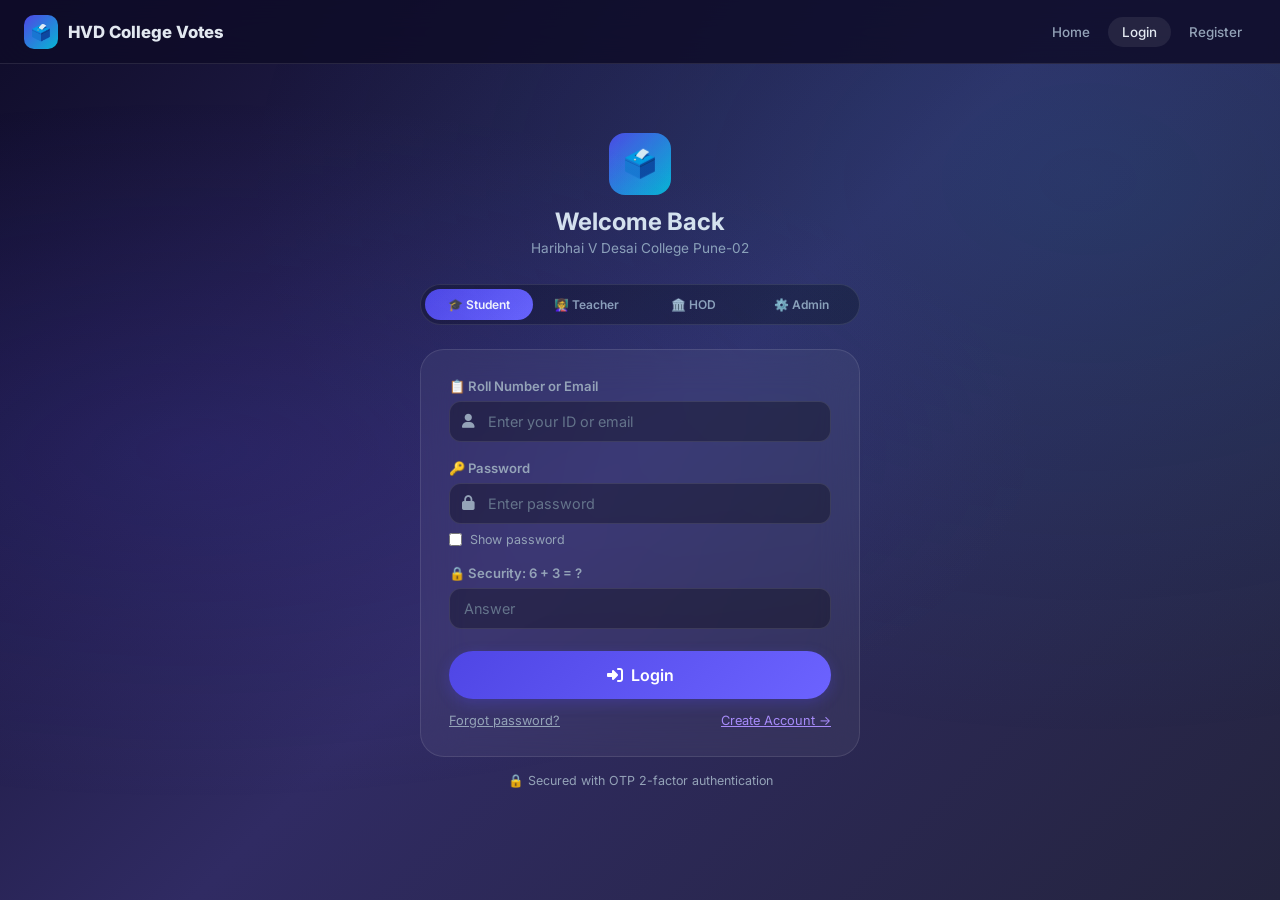
<file: demo/teacher.html>
﻿<!DOCTYPE html>
<html lang="en">
<head>
<meta charset="UTF-8"><meta name="viewport" content="width=device-width,initial-scale=1">
<title>Teacher Dashboard – College Voting System</title>
<link rel="stylesheet" href="style.css">
<link rel="stylesheet" href="https://cdnjs.cloudflare.com/ajax/libs/font-awesome/6.5.0/css/all.min.css">
</head>
<body>
<nav class="nav">
  <a class="nav-logo" href="index.html"><span class="ico">🗳️</span>HVD College Votes</a>
  <div class="nav-links">
    <div style="display:flex;align-items:center;gap:12px;margin-right:20px">
      <div id="uAvatar" style="width:36px;height:36px;border-radius:50%;background:linear-gradient(135deg,#06b6d4,#3b82f6);display:flex;align-items:center;justify-content:center;font-weight:700"></div>
      <div>
        <div id="uName" style="font-weight:600;font-size:.9rem;line-height:1.2"></div>
        <div id="uId" style="font-size:.75rem;color:var(--muted)"></div>
      </div>
    </div>
    <button class="btn btn-sm btn-outline" onclick="logout()"><i class="fas fa-sign-out-alt"></i>Logout</button>
  </div>
</nav>

<div class="page" style="display:grid;grid-template-columns:300px 1fr;gap:24px">
  
  <!-- SIDEBAR -->
  <div class="glass-card fade" style="height:fit-content;padding:24px">
    <h3 style="font-size:1.1rem;margin-bottom:16px;border-bottom:1px solid rgba(255,255,255,.1);padding-bottom:12px">Faculty Profile</h3>
    <div style="font-size:.85rem;color:var(--muted);margin-bottom:20px">
      <div style="margin-bottom:8px"><strong>Department:</strong> <span id="uDept"></span></div>
      <div style="margin-bottom:8px"><strong>Designation:</strong> <span id="uDesig"></span></div>
      <div style="margin-bottom:8px"><strong>Status:</strong> <span class="badge badge-active">✔ Verified Faculty</span></div>
    </div>
    <div class="alert alert-info">
      <i class="fas fa-info-circle"></i>
      <div style="font-size:.8rem;margin-top:4px">Your vote is anonymous and final. Faculty can vote in General and Faculty-specific elections.</div>
    </div>
  </div>

  <!-- MAIN AREA -->
  <div class="fade" style="animation-delay:.1s">
    <div class="sec-hd">
      <div class="sec-title">🗳️ Active Faculty Elections</div>
    </div>
    <div id="electionsList" style="display:grid;grid-template-columns:repeat(auto-fit,minmax(280px,1fr));gap:20px;margin-bottom:40px"></div>

    <div class="sec-hd">
      <div class="sec-title">📊 Final Results</div>
    </div>
    <div id="resultsList" style="display:grid;grid-template-columns:1fr;gap:20px"></div>
  </div>
</div>

<!-- VOTE MODAL -->
<div id="voteModal" class="modal" style="display:none;position:fixed;inset:0;background:rgba(0,0,0,.8);backdrop-filter:blur(4px);z-index:999;align-items:center;justify-content:center">
  <div class="glass-card" style="width:100%;max-width:500px;padding:28px">
    <div style="display:flex;justify-content:space-between;align-items:center;margin-bottom:16px">
      <h2 style="font-size:1.2rem;font-weight:700" id="mTitle">Cast Faculty Vote</h2>
      <button onclick="closeModal()" style="background:none;border:none;color:var(--text);font-size:1.2rem;cursor:pointer"><i class="fas fa-times"></i></button>
    </div>
    <p style="color:var(--muted);font-size:.85rem;margin-bottom:20px">Select one candidate. This action cannot be undone.</p>
    <div id="mCandidates" style="display:grid;gap:12px;margin-bottom:24px"></div>
    <input type="hidden" id="mElectionId">
    <button class="btn btn-primary btn-full" onclick="submitVote()"><i class="fas fa-check-circle"></i> Confirm Vote</button>
  </div>
</div>

<script src="app.js"></script>
<script>
const user = requireLogin('teacher');
if(user){
  document.getElementById('uName').textContent = user.name;
  document.getElementById('uId').textContent = user.teacherId;
  document.getElementById('uAvatar').textContent = initials(user.name);
  document.getElementById('uDept').textContent = user.dept;
  document.getElementById('uDesig').textContent = user.desig;
}

function loadDashboard() {
  const allE = getElections();
  
  // Teachers can vote in teacher elections related to their dept, or global ones
  const activeElections = allE.filter(e => e.status==='active' && (!e.deptId || e.deptId===user.deptId) && (e.type==='teacher' || e.type==='general' || e.type==='cultural'));
  const completedE = allE.filter(e => e.status==='completed' && (e.type==='teacher' || e.type==='general'));

  const elList = document.getElementById('electionsList');
  if(!activeElections.length) {
    elList.innerHTML = `<div class="glass-card" style="padding:40px 20px;text-align:center;grid-column:1/-1;color:var(--muted)"><i class="fas fa-box-open" style="font-size:2rem;margin-bottom:12px;opacity:0.5"></i><p>No active elections available for you right now.</p></div>`;
  } else {
    elList.innerHTML = activeElections.map(e => {
      const voted = hasVoted(e.id);
      return `<div class="ec" style="border:1px solid ${voted?'var(--success)':'rgba(255,255,255,.1)'}">
        <span class="badge ${voted?'badge-completed':'badge-active'}">${voted?'<i class="fas fa-check"></i> VOTED':'ACTIVE'}</span>
        <div class="ec-title" style="margin-top:8px">${e.title}</div>
        <div class="ec-desc">${e.desc}</div>
        <div class="ec-meta" style="margin-bottom:12px">
          <span><i class="fas fa-users"></i>${e.candidates.length} candidates</span>
          <span><i class="fas fa-calendar"></i>Ends ${fmtDate(e.end)}</span>
        </div>
        ${voted ? 
          `<button class="btn btn-sm btn-outline btn-full" disabled style="opacity:.6"><i class="fas fa-check"></i> Vote Recorded</button>` : 
          `<button class="btn btn-sm btn-primary btn-full" onclick="openModal(${e.id})"><i class="fas fa-person-booth"></i> Vote Now</button>`
        }
      </div>`;
    }).join('');
  }

  // Results
  const resList = document.getElementById('resultsList');
  if(!completedE.length){
    resList.innerHTML = `<p style="color:var(--muted)">No completed elections available.</p>`;
  } else {
    resList.innerHTML = completedE.map(e => {
      const res = getResults(e.id);
      const winner = res.length ? res[0] : null;
      return `<div class="glass-card" style="padding:20px">
        <h4 style="margin-bottom:4px;font-size:1.1rem;display:flex;align-items:center;justify-content:space-between">
          <span>${e.title}</span><span class="badge badge-completed">COMPLETED</span>
        </h4>
        <p style="font-size:.8rem;color:var(--muted);margin-bottom:16px">${getVoteCount(e.id)} total votes cast</p>
        
        ${winner ? `<div style="background:rgba(16,185,129,.1);border:1px solid rgba(16,185,129,.3);padding:12px;border-radius:8px;margin-bottom:16px;display:flex;align-items:center;gap:12px">
          <div style="font-size:2rem">🏆</div>
          <div><div style="font-size:.75rem;color:var(--success);text-transform:uppercase;letter-spacing:1px;font-weight:700">Winner</div><div style="font-weight:bold;font-size:1.1rem">${winner.name}</div></div>
        </div>` : ''}

        <div style="display:grid;gap:12px">
          ${res.map(c=>`
            <div>
              <div style="display:flex;justify-content:space-between;font-size:.85rem;margin-bottom:4px">
                <span>${c.name}</span><span>${c.pct}% (${c.votes} votes)</span>
              </div>
              <div class="prog"><div class="prog-fill" style="width:${c.pct}%;background:${c.id===winner.id?'var(--success)':'var(--info)'}"></div></div>
            </div>
          `).join('')}
        </div>
      </div>`;
    }).join('');
  }
}

// Modal Logic
function openModal(id) {
  const e = getElectionById(id);
  if(!e) return;
  document.getElementById('mTitle').textContent = `Vote: ${e.title}`;
  document.getElementById('mElectionId').value = id;
  
  document.getElementById('mCandidates').innerHTML = e.candidates.map(c=>`
    <label class="glass-card" style="display:flex;align-items:center;padding:16px;cursor:pointer;border-radius:12px;border:1px solid rgba(255,255,255,.05);transition:all .2s">
      <input type="radio" name="candidate" value="${c.id}" style="width:20px;height:20px;flex-shrink:0;margin-right:16px">
      <div>
        <div style="font-weight:600">${c.name}</div>
        <div style="font-size:.78rem;color:var(--muted)">${c.dept} | ${c.desig||c.year}</div>
      </div>
    </label>
  `).join('');

  setTimeout(()=>{
    document.querySelectorAll('input[name="candidate"]').forEach(r=>{
      r.addEventListener('change', e=>{
        document.querySelectorAll('#mCandidates label').forEach(l=>l.style.borderColor='rgba(255,255,255,.05)');
        e.target.closest('label').style.borderColor='var(--info)';
      });
    });
  },50);
  document.getElementById('voteModal').style.display = 'flex';
}

function closeModal() { document.getElementById('voteModal').style.display = 'none'; }

function submitVote() {
  const eid = document.getElementById('mElectionId').value;
  const sel = document.querySelector('input[name="candidate"]:checked');
  if(!sel) { toast('❌ Please select a candidate','d'); return; }
  const res = castVote(eid, sel.value);
  if(res.error) { toast('❌ '+res.error,'d'); return; }
  toast('✅ Vote cast successfully!','s');
  closeModal();
  loadDashboard();
}

loadDashboard();
</script>
</body>
</html>
</file>
<file: demo/style.css>
@import url('https://fonts.googleapis.com/css2?family=Inter:wght@400;500;600;700;800;900&display=swap');
:root{--p:#4f46e5;--pl:#6c63ff;--a:#06b6d4;--s:#10b981;--w:#f59e0b;--d:#ef4444;--bg:#0f0c29;--card:rgba(255,255,255,.05);--border:rgba(255,255,255,.1);--text:#e2e8f0;--muted:#94a3b8;--dim:#64748b;--r:12px;--rl:16px;--rx:24px;--rf:999px}
*{box-sizing:border-box;margin:0;padding:0}
html{scroll-behavior:smooth}
body{font-family:'Inter',sans-serif;background:linear-gradient(135deg,#0f0c29,#302b63,#24243e);min-height:100vh;color:var(--text);overflow-x:hidden}
body::before{content:'';position:fixed;inset:0;background:radial-gradient(ellipse at 15% 50%,rgba(79,70,229,.15),transparent 55%),radial-gradient(ellipse at 85% 20%,rgba(6,182,212,.1),transparent 55%);pointer-events:none;z-index:0}
#app{position:relative;z-index:1;min-height:100vh}
/* Nav */
.nav{position:fixed;top:0;left:0;right:0;z-index:100;background:rgba(15,12,41,.85);backdrop-filter:blur(20px);border-bottom:1px solid var(--border);height:64px;display:flex;align-items:center;padding:0 24px;gap:12px}
.nav-logo{display:flex;align-items:center;gap:10px;font-size:1.05rem;font-weight:800;text-decoration:none;color:var(--text)}
.nav-logo .ico{width:34px;height:34px;border-radius:10px;background:linear-gradient(135deg,var(--p),var(--a));display:flex;align-items:center;justify-content:center;font-size:1rem}
.nav-links{display:flex;align-items:center;gap:4px;margin-left:auto}
.nav-link{padding:7px 14px;border-radius:var(--rf);text-decoration:none;color:var(--muted);font-size:.84rem;font-weight:500;transition:.2s;cursor:pointer;border:none;background:none;font-family:inherit}
.nav-link:hover,.nav-link.active{color:var(--text);background:rgba(255,255,255,.08)}
.nav-btn{padding:8px 18px;border-radius:var(--rf);background:linear-gradient(135deg,var(--p),var(--pl));color:#fff;font-size:.84rem;font-weight:600;cursor:pointer;border:none;font-family:inherit;transition:.2s;text-decoration:none;display:inline-flex;align-items:center;gap:6px}
.nav-btn:hover{transform:translateY(-1px);box-shadow:0 0 20px rgba(79,70,229,.4)}
/* Buttons */
.btn{display:inline-flex;align-items:center;gap:8px;padding:11px 22px;border-radius:var(--rf);font-size:.87rem;font-weight:600;cursor:pointer;border:none;font-family:inherit;text-decoration:none;transition:.2s;white-space:nowrap}
.btn-primary{background:linear-gradient(135deg,var(--p),var(--pl));color:#fff;box-shadow:0 4px 14px rgba(79,70,229,.3)}
.btn-primary:hover{transform:translateY(-2px);box-shadow:0 8px 24px rgba(79,70,229,.4)}
.btn-outline{background:transparent;border:1px solid var(--border);color:var(--text)}
.btn-outline:hover{background:rgba(255,255,255,.08)}
.btn-success{background:linear-gradient(135deg,#059669,var(--s));color:#fff}
.btn-warning{background:linear-gradient(135deg,#d97706,var(--w));color:#fff}
.btn-danger{background:linear-gradient(135deg,#dc2626,var(--d));color:#fff}
.btn-info{background:linear-gradient(135deg,#0284c7,var(--a));color:#fff}
.btn-sm{padding:6px 14px;font-size:.78rem}
.btn-lg{padding:14px 32px;font-size:1rem}
.btn-full{width:100%;justify-content:center}
.btn:disabled{opacity:.5;cursor:not-allowed;transform:none!important}
/* Cards */
.glass-card{background:var(--card);backdrop-filter:blur(20px);border:1px solid var(--border);border-radius:var(--rx);transition:.3s}
.glass-card:hover{border-color:rgba(255,255,255,.18);background:rgba(255,255,255,.07);transform:translateY(-2px);box-shadow:0 16px 48px rgba(0,0,0,.4)}
/* Forms */
.form-group{margin-bottom:18px}
.form-label{display:block;font-size:.82rem;font-weight:600;color:var(--muted);margin-bottom:7px}
.form-control{width:100%;padding:11px 14px;background:rgba(0,0,0,.3);border:1px solid var(--border);border-radius:var(--r);color:var(--text);font-family:inherit;font-size:.9rem;transition:.2s;outline:none}
.form-control:focus{border-color:var(--p);background:rgba(79,70,229,.08);box-shadow:0 0 0 3px rgba(79,70,229,.15)}
.form-control::placeholder{color:var(--dim)}
select.form-control{appearance:none;background-image:url("data:image/svg+xml,%3Csvg xmlns='http://www.w3.org/2000/svg' width='12' height='12' fill='%2394a3b8' viewBox='0 0 16 16'%3E%3Cpath d='M7.247 11.14L2.451 5.658C1.885 5.013 2.345 4 3.204 4h9.592a1 1 0 0 1 .753 1.659l-4.796 5.48a1 1 0 0 1-1.506 0z'/%3E%3C/svg%3E");background-repeat:no-repeat;background-position:right 12px center;padding-right:32px}
.fi{position:relative}.fi .icon{position:absolute;left:13px;top:50%;transform:translateY(-50%);color:var(--muted);font-size:.9rem}.fi .form-control{padding-left:38px}
/* Alerts */
.alert{padding:12px 16px;border-radius:var(--r);font-size:.87rem;font-weight:500;margin-bottom:16px;display:flex;align-items:center;gap:8px}
.alert-danger{background:rgba(239,68,68,.12);border:1px solid rgba(239,68,68,.25);color:#fca5a5}
.alert-success{background:rgba(16,185,129,.12);border:1px solid rgba(16,185,129,.25);color:#6ee7b7}
.alert-warning{background:rgba(245,158,11,.12);border:1px solid rgba(245,158,11,.25);color:#fcd34d}
.alert-info{background:rgba(59,130,246,.12);border:1px solid rgba(59,130,246,.25);color:#93c5fd}
.alert-demo{background:linear-gradient(135deg,rgba(79,70,229,.15),rgba(6,182,212,.1));border:1px solid rgba(79,70,229,.3);flex-direction:column;text-align:center;padding:16px}
/* Role tabs */
.role-tabs{display:flex;background:rgba(0,0,0,.3);border:1px solid var(--border);border-radius:var(--rf);padding:4px;margin-bottom:24px}
.role-tab{flex:1;text-align:center;padding:8px 4px;border-radius:var(--rf);font-size:.75rem;font-weight:600;cursor:pointer;color:var(--muted);transition:.2s;border:none;background:none;font-family:inherit}
.role-tab.active{background:linear-gradient(135deg,var(--p),var(--pl));color:#fff}
/* OTP */
.otp-inputs{display:flex;gap:10px;justify-content:center;margin:20px 0}
.otp-inp{width:50px;height:58px;text-align:center;font-size:1.5rem;font-weight:700;background:rgba(0,0,0,.4);border:2px solid var(--border);border-radius:var(--r);color:var(--text);font-family:inherit;outline:none;transition:.2s}
.otp-inp:focus{border-color:var(--p);box-shadow:0 0 0 3px rgba(79,70,229,.2)}
.otp-timer{text-align:center;font-size:.82rem;color:var(--muted);margin-bottom:12px}
/* Status badges */
.badge{display:inline-flex;align-items:center;gap:4px;padding:3px 10px;border-radius:var(--rf);font-size:.71rem;font-weight:700;letter-spacing:.4px;text-transform:uppercase}
.badge-active{background:rgba(16,185,129,.15);color:#34d399;border:1px solid rgba(16,185,129,.3)}
.badge-upcoming{background:rgba(245,158,11,.15);color:#fcd34d;border:1px solid rgba(245,158,11,.3)}
.badge-completed{background:rgba(148,163,184,.15);color:#94a3b8;border:1px solid rgba(100,116,139,.3)}
.badge-pending{background:rgba(245,158,11,.15);color:#fcd34d;border:1px solid rgba(245,158,11,.3)}
.badge-approved{background:rgba(16,185,129,.15);color:#34d399;border:1px solid rgba(16,185,129,.3)}
.badge-cr{background:rgba(245,158,11,.15);color:#fcd34d;border:1px solid rgba(245,158,11,.2)}
.badge-cultural{background:rgba(236,72,153,.15);color:#f9a8d4;border:1px solid rgba(236,72,153,.2)}
.badge-student{background:rgba(79,70,229,.15);color:#a78bfa;border:1px solid rgba(79,70,229,.2)}
.badge-teacher{background:rgba(6,182,212,.15);color:#38bdf8;border:1px solid rgba(6,182,212,.2)}
.badge-hod{background:rgba(168,85,247,.15);color:#c084fc;border:1px solid rgba(168,85,247,.2)}
/* Dashboard sidebar */
.dash-layout{display:flex;min-height:100vh}
.sidebar{width:240px;flex-shrink:0;background:rgba(0,0,0,.3);border-right:1px solid var(--border);padding:64px 0 20px;position:fixed;top:0;left:0;bottom:0;overflow-y:auto;z-index:10}
.sb-profile{padding:20px;border-bottom:1px solid var(--border);margin-bottom:8px;display:flex;align-items:center;gap:12px}
.sb-avatar{width:40px;height:40px;border-radius:50%;background:linear-gradient(135deg,var(--p),var(--a));display:flex;align-items:center;justify-content:center;font-weight:700;font-size:1rem;flex-shrink:0}
.sb-name{font-size:.85rem;font-weight:600}.sb-role{font-size:.71rem;color:var(--muted)}
.sb-section{font-size:.66rem;font-weight:700;letter-spacing:1px;text-transform:uppercase;color:var(--dim);padding:14px 20px 4px}
.sb-item{display:flex;align-items:center;gap:10px;padding:10px 20px;color:var(--muted);font-size:.84rem;font-weight:500;cursor:pointer;transition:.2s;border:none;background:none;font-family:inherit;width:100%;text-align:left;text-decoration:none}
.sb-item:hover{background:rgba(255,255,255,.07);color:var(--text)}
.sb-item.active{background:rgba(79,70,229,.15);color:#a78bfa;font-weight:600}
.sb-item i{width:18px;text-align:center}
.main{margin-left:240px;flex:1;padding:80px 32px 40px;min-width:0}
/* Stats cards */
.stats-grid{display:grid;grid-template-columns:repeat(auto-fill,minmax(170px,1fr));gap:16px;margin-bottom:28px}
.stat{background:var(--card);border:1px solid var(--border);border-radius:var(--rl);padding:20px;display:flex;align-items:center;gap:14px;transition:.2s}
.stat:hover{border-color:rgba(255,255,255,.18);transform:translateY(-2px)}
.stat-ico{width:46px;height:46px;border-radius:var(--r);display:flex;align-items:center;justify-content:center;font-size:1.2rem;flex-shrink:0}
.ico-p{background:rgba(79,70,229,.2);color:#a78bfa}.ico-c{background:rgba(6,182,212,.2);color:#38bdf8}
.ico-g{background:rgba(16,185,129,.2);color:#34d399}.ico-o{background:rgba(245,158,11,.2);color:#fcd34d}
.ico-r{background:rgba(239,68,68,.2);color:#fca5a5}
.stat-val{font-size:1.8rem;font-weight:800;line-height:1}.stat-lbl{font-size:.73rem;color:var(--muted);margin-top:2px}
/* Table card */
.tc{background:var(--card);border:1px solid var(--border);border-radius:var(--rx);overflow:hidden;margin-bottom:24px}
.tc-head{padding:16px 22px;border-bottom:1px solid var(--border);display:flex;align-items:center;justify-content:space-between}
.tc-title{font-size:.95rem;font-weight:700}
table{width:100%;border-collapse:collapse}
thead th{padding:11px 20px;text-align:left;font-size:.72rem;font-weight:700;text-transform:uppercase;letter-spacing:.5px;color:var(--muted);background:rgba(0,0,0,.2)}
tbody td{padding:13px 20px;font-size:.86rem;border-bottom:1px solid rgba(255,255,255,.04)}
tbody tr:last-child td{border-bottom:none}
tbody tr:hover td{background:rgba(255,255,255,.03)}
/* Election cards */
.elections-grid{display:grid;grid-template-columns:repeat(auto-fill,minmax(300px,1fr));gap:20px;margin-bottom:32px}
.ec{background:var(--card);border:1px solid var(--border);border-radius:var(--rx);padding:22px;cursor:pointer;transition:.3s;position:relative;overflow:hidden}
.ec::before{content:'';position:absolute;top:0;left:0;right:0;height:3px;background:linear-gradient(90deg,var(--p),var(--a));opacity:0;transition:.3s}
.ec:hover{border-color:rgba(79,70,229,.4);transform:translateY(-4px);box-shadow:0 12px 40px rgba(0,0,0,.4)}
.ec:hover::before{opacity:1}
.ec-title{font-size:.98rem;font-weight:700;margin:10px 0 6px;line-height:1.3}
.ec-desc{font-size:.8rem;color:var(--muted);margin-bottom:14px;line-height:1.5}
.ec-meta{display:flex;gap:12px;font-size:.76rem;color:var(--dim);margin-bottom:14px;flex-wrap:wrap}
.ec-meta span{display:flex;align-items:center;gap:4px}
.ec-footer{display:flex;align-items:center;justify-content:space-between;padding-top:12px;border-top:1px solid var(--border)}
/* Progress */
.prog{height:6px;background:rgba(255,255,255,.1);border-radius:3px;overflow:hidden;margin:6px 0}
.prog-fill{height:100%;border-radius:3px;background:linear-gradient(90deg,var(--p),var(--a));transition:width .5s}
/* Candidate cards */
.cand-grid{display:grid;grid-template-columns:repeat(auto-fill,minmax(190px,1fr));gap:16px;margin:18px 0}
.cand{background:var(--card);border:2px solid var(--border);border-radius:var(--rx);padding:20px;text-align:center;cursor:pointer;transition:.3s;position:relative}
.cand:hover{border-color:rgba(79,70,229,.5);transform:translateY(-2px)}
.cand.selected{border-color:var(--p);background:rgba(79,70,229,.1);box-shadow:0 0 0 3px rgba(79,70,229,.2)}
.cand .chk{position:absolute;top:10px;right:10px;width:22px;height:22px;border-radius:50%;background:var(--p);display:none;align-items:center;justify-content:center;font-size:.65rem;color:#fff}
.cand.selected .chk{display:flex}
.cand-av{width:68px;height:68px;border-radius:50%;background:linear-gradient(135deg,var(--p),var(--a));display:flex;align-items:center;justify-content:center;font-size:1.7rem;margin:0 auto 10px;font-weight:700}
.cand-name{font-size:.92rem;font-weight:700;margin-bottom:3px}
.cand-sub{font-size:.76rem;color:var(--muted)}
.cand-votes{font-size:.78rem;color:var(--a);margin-top:6px;font-weight:600}
/* Winner */
.winner-card{background:linear-gradient(135deg,rgba(79,70,229,.2),rgba(6,182,212,.15));border:1px solid rgba(79,70,229,.3);border-radius:var(--rx);padding:28px;text-align:center;margin-bottom:20px}
.winner-av{width:76px;height:76px;border-radius:50%;background:linear-gradient(135deg,#f59e0b,#fbbf24);display:flex;align-items:center;justify-content:center;font-size:1.8rem;margin:0 auto 10px;border:3px solid rgba(245,158,11,.4);box-shadow:0 0 20px rgba(245,158,11,.3)}
/* Toast */
.toast{position:fixed;bottom:24px;right:24px;z-index:999;background:#1e1b3a;border:1px solid var(--border);border-radius:var(--rl);padding:14px 20px;display:flex;align-items:center;gap:12px;font-size:.87rem;font-weight:500;box-shadow:0 16px 48px rgba(0,0,0,.4);animation:slideIn .3s ease;max-width:340px}
@keyframes slideIn{from{transform:translateX(100%);opacity:0}to{transform:translateX(0);opacity:1}}
.toast-s{border-color:rgba(16,185,129,.4)}.toast-s i{color:#34d399}
.toast-e{border-color:rgba(239,68,68,.4)}.toast-e i{color:#fca5a5}
/* Modal */
.overlay{position:fixed;inset:0;background:rgba(0,0,0,.7);backdrop-filter:blur(8px);display:flex;align-items:center;justify-content:center;z-index:200;padding:20px}
.modal{background:#1a1635;border:1px solid var(--border);border-radius:var(--rx);padding:30px;width:100%;max-width:460px}
/* Leaderboard */
.leader-row{display:flex;align-items:center;gap:14px;padding:12px 0;border-bottom:1px solid rgba(255,255,255,.05)}
.leader-row:last-child{border-bottom:none}
.lr-rank{width:30px;height:30px;border-radius:50%;display:flex;align-items:center;justify-content:center;font-size:.82rem;font-weight:700;flex-shrink:0}
.r1{background:linear-gradient(135deg,#f59e0b,#fbbf24);color:#000}
.r2{background:linear-gradient(135deg,#94a3b8,#cbd5e1);color:#000}
.r3{background:linear-gradient(135deg,#b45309,#d97706);color:#fff}
.rn{background:rgba(255,255,255,.1);color:var(--muted)}
.lr-name{font-weight:600;font-size:.9rem}.lr-sub{font-size:.74rem;color:var(--muted)}
.lr-votes{margin-left:auto;font-weight:700;color:var(--a);font-size:.88rem}
/* Animations */
.fade{animation:fadeIn .4s ease}
@keyframes fadeIn{from{opacity:0;transform:translateY(8px)}to{opacity:1;transform:translateY(0)}}
/* Section header */
.sec-hd{display:flex;align-items:center;justify-content:space-between;margin-bottom:18px}
.sec-title{font-size:1.15rem;font-weight:700}
/* Hero */
.hero{text-align:center;padding:60px 20px 40px;max-width:700px;margin:0 auto}
.hero-badge{display:inline-flex;align-items:center;gap:6px;background:rgba(79,70,229,.15);border:1px solid rgba(79,70,229,.3);border-radius:var(--rf);padding:5px 14px;font-size:.73rem;font-weight:600;color:#a78bfa;margin-bottom:20px;text-transform:uppercase;letter-spacing:.5px}
.hero h1{font-size:clamp(1.8rem,5vw,3.2rem);font-weight:900;line-height:1.1;margin-bottom:16px;background:linear-gradient(135deg,#fff 30%,#a78bfa 70%,#38bdf8);-webkit-background-clip:text;-webkit-text-fill-color:transparent;background-clip:text}
.hero p{font-size:1rem;color:var(--muted);margin-bottom:28px;line-height:1.7}
.hero-btns{display:flex;gap:12px;justify-content:center;flex-wrap:wrap}
/* Page wrapper */
.page{padding:80px 24px 60px;max-width:1200px;margin:0 auto}
.page-sm{padding:80px 20px 60px;max-width:480px;margin:0 auto}
.page-md{padding:80px 20px 60px;max-width:720px;margin:0 auto}
/* Footer */
footer{text-align:center;padding:28px;color:var(--muted);font-size:.78rem;border-top:1px solid var(--border)}
/* Responsive */
@media(max-width:768px){.sidebar{display:none}.main{margin-left:0;padding:72px 16px 32px}.elections-grid{grid-template-columns:1fr}.stats-grid{grid-template-columns:1fr 1fr}.cand-grid{grid-template-columns:1fr 1fr}}
</file>
